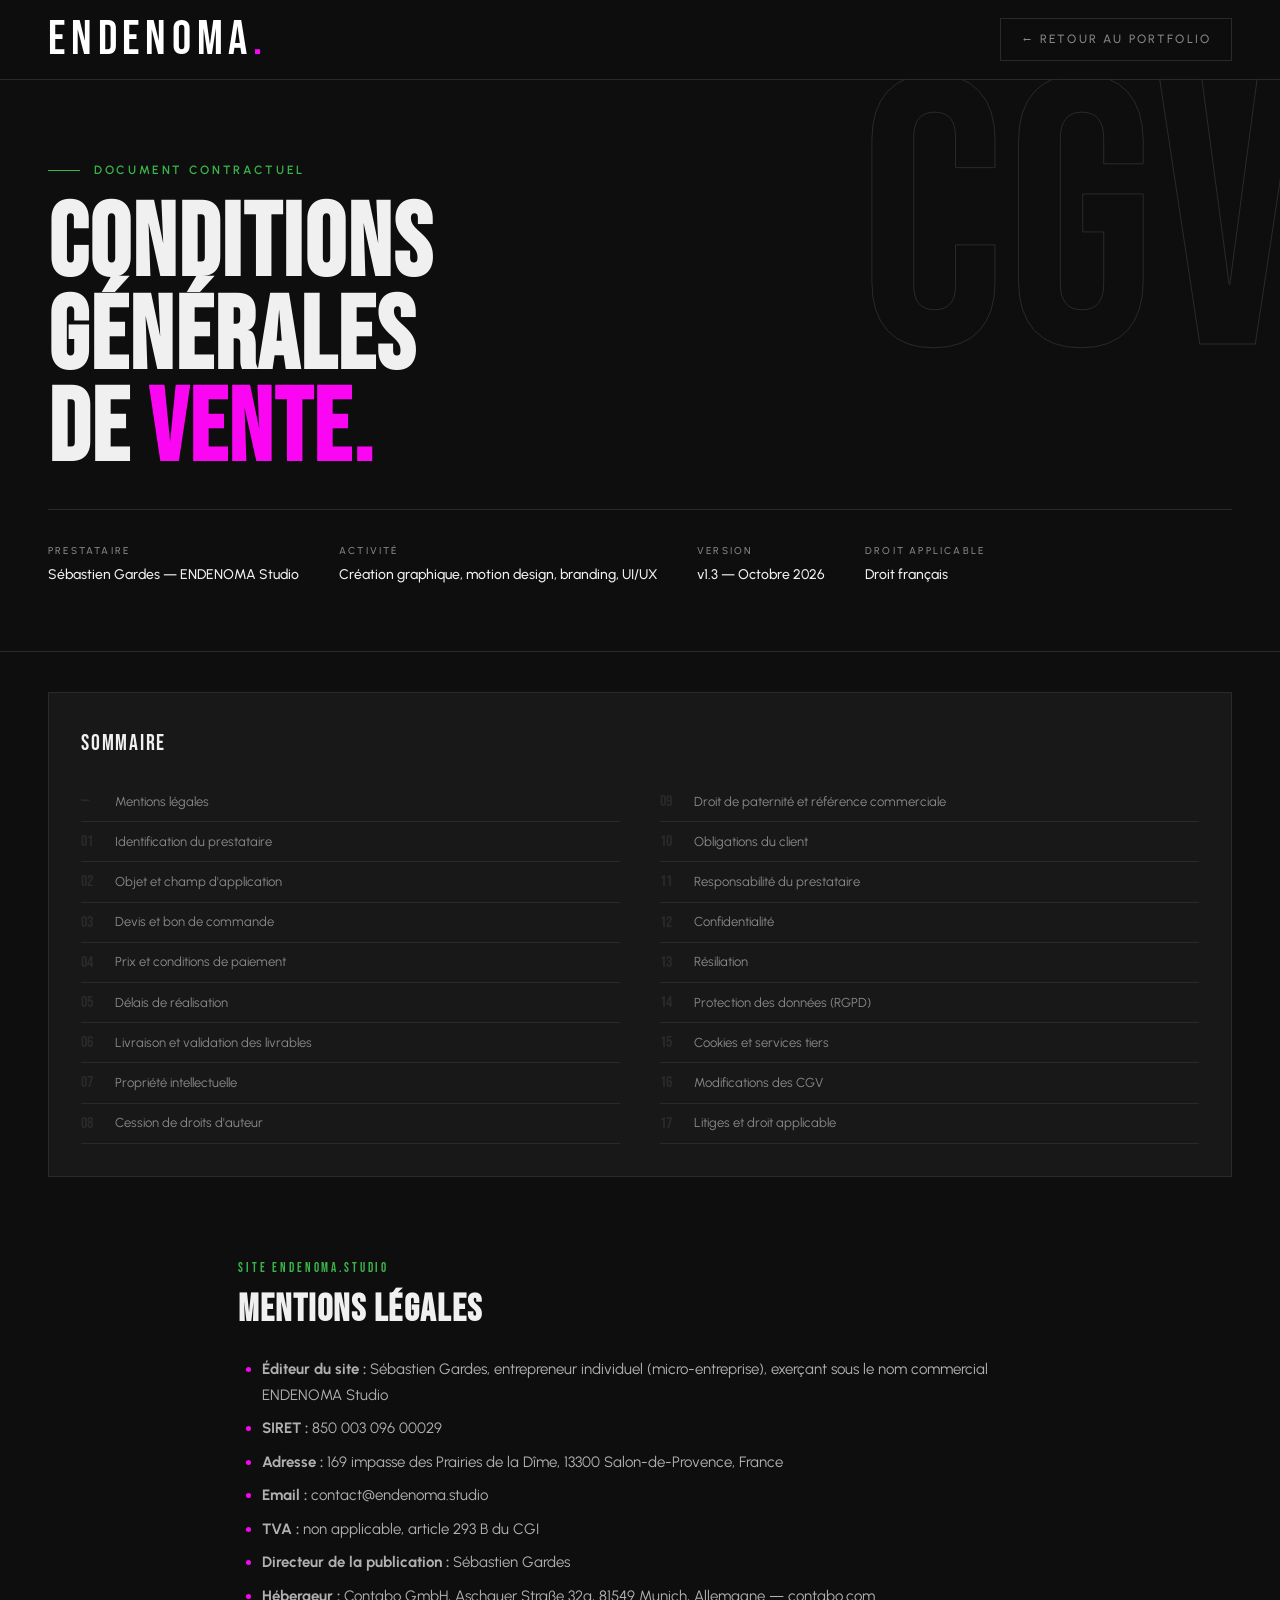
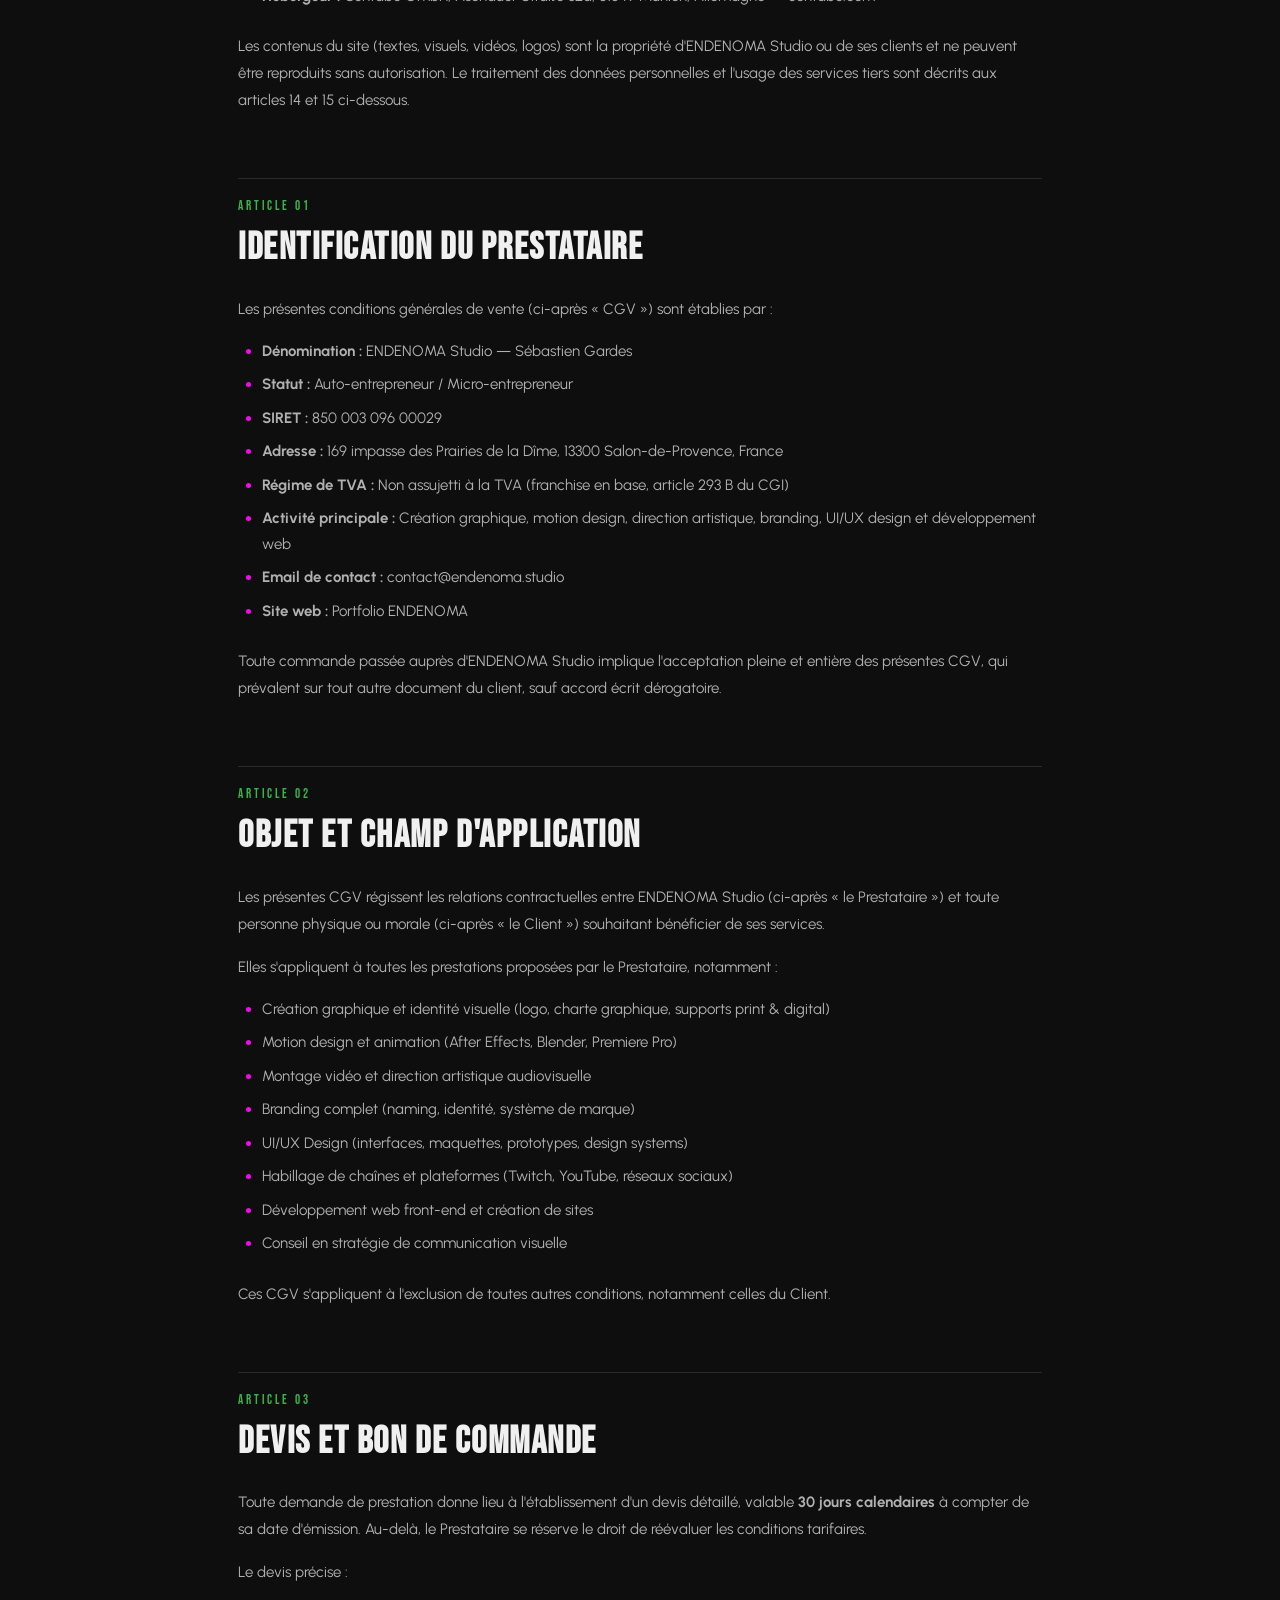
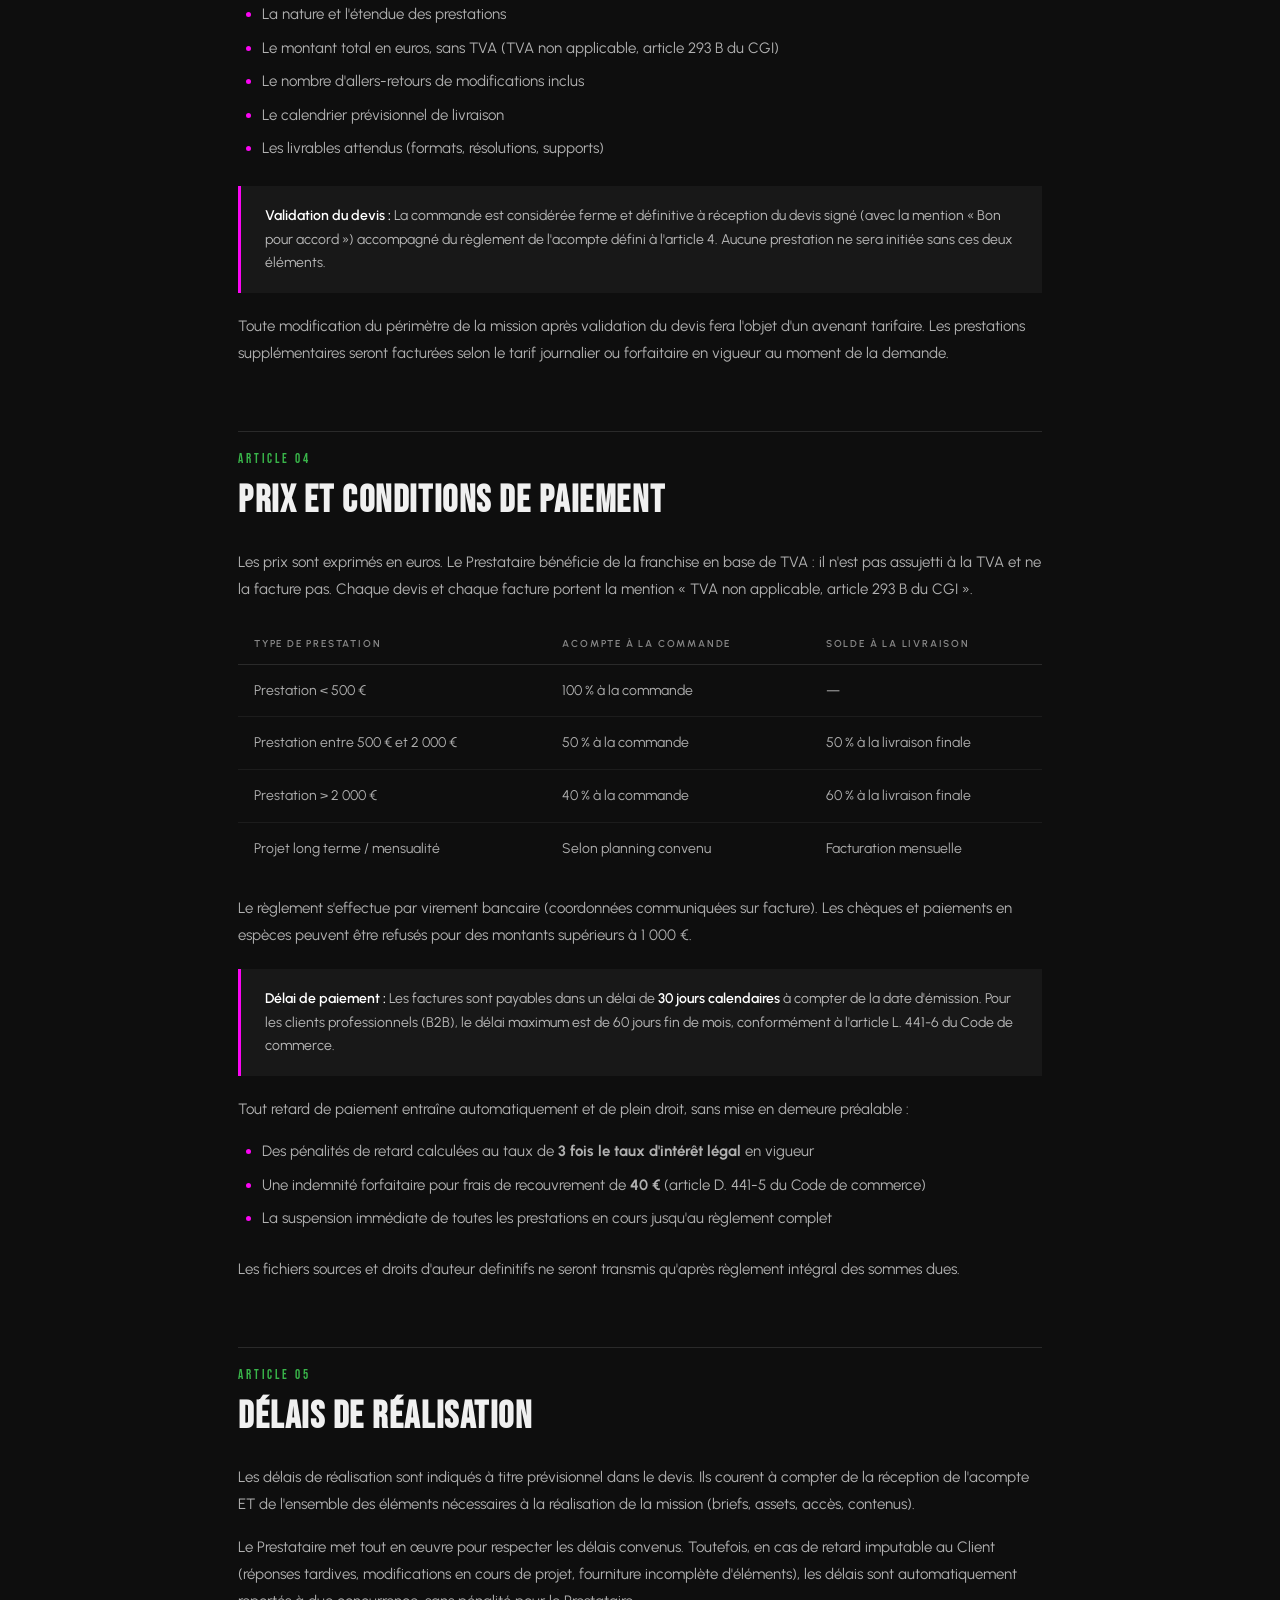
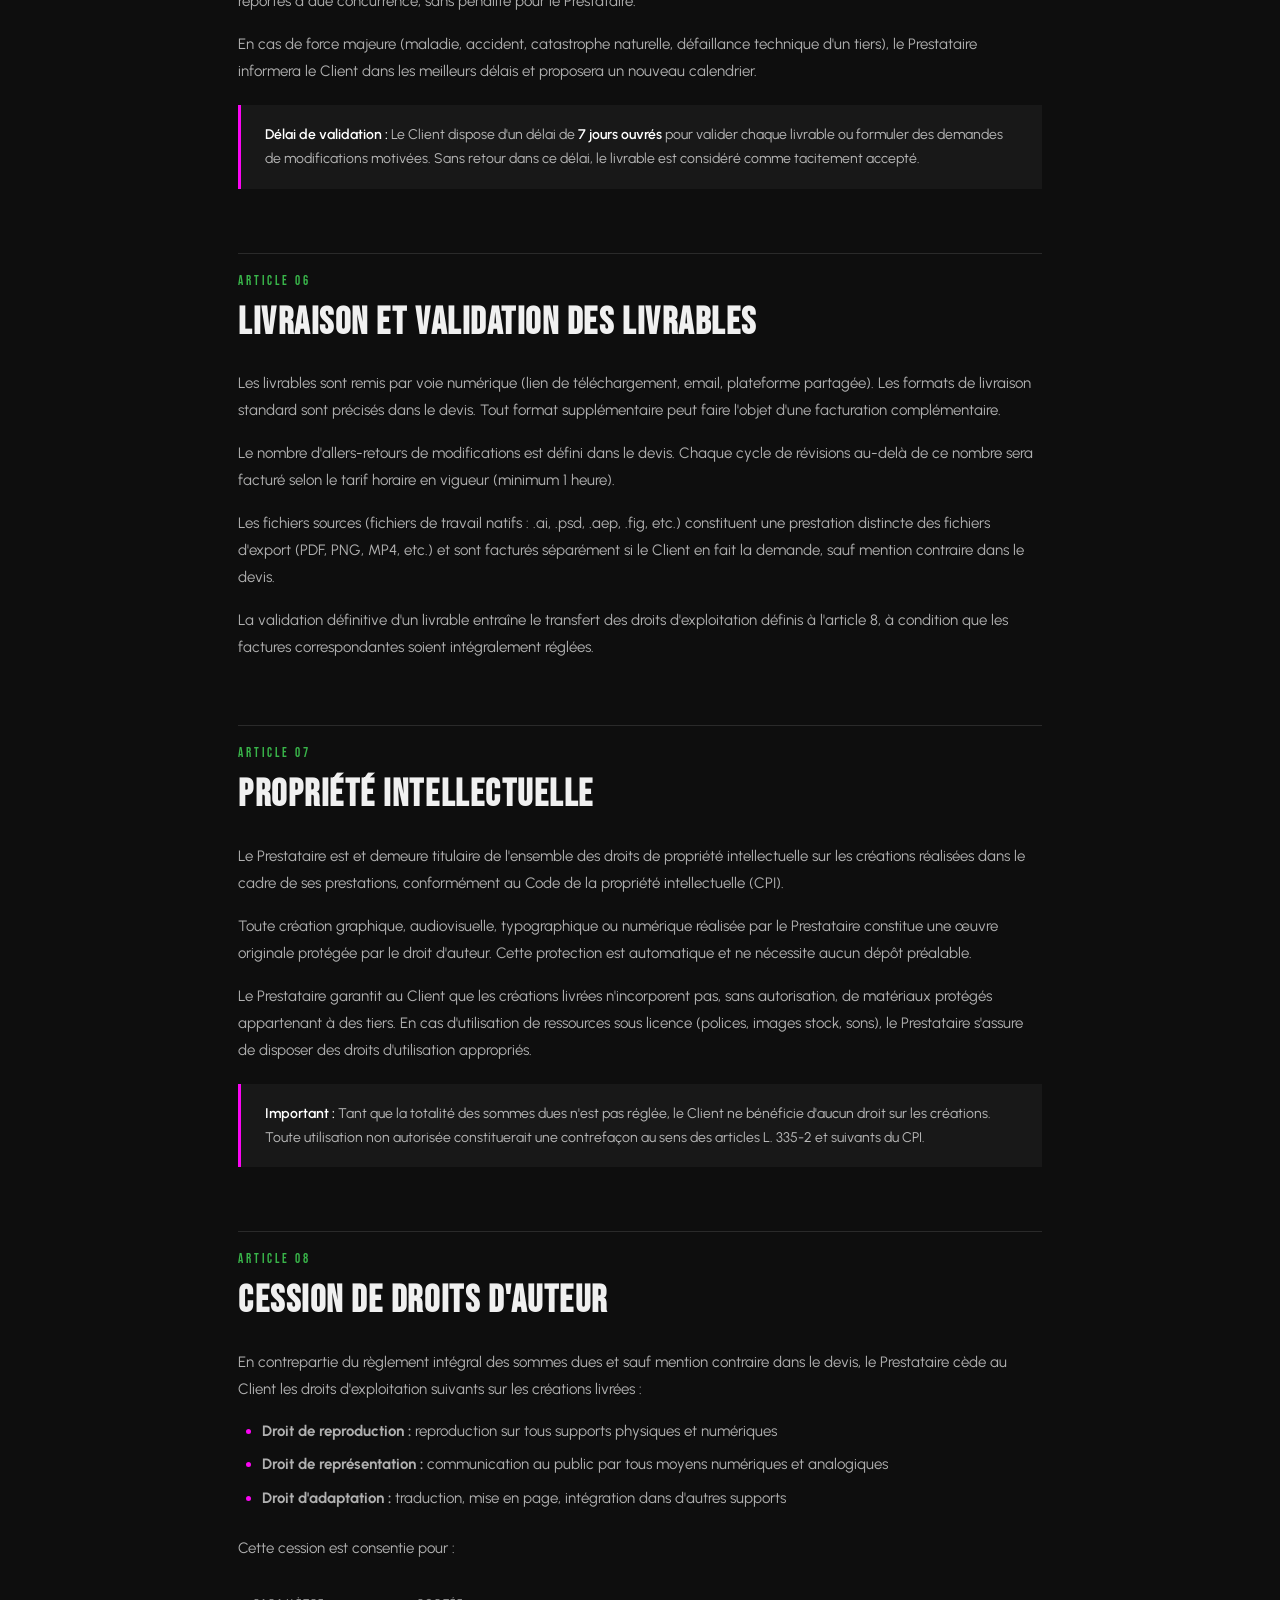
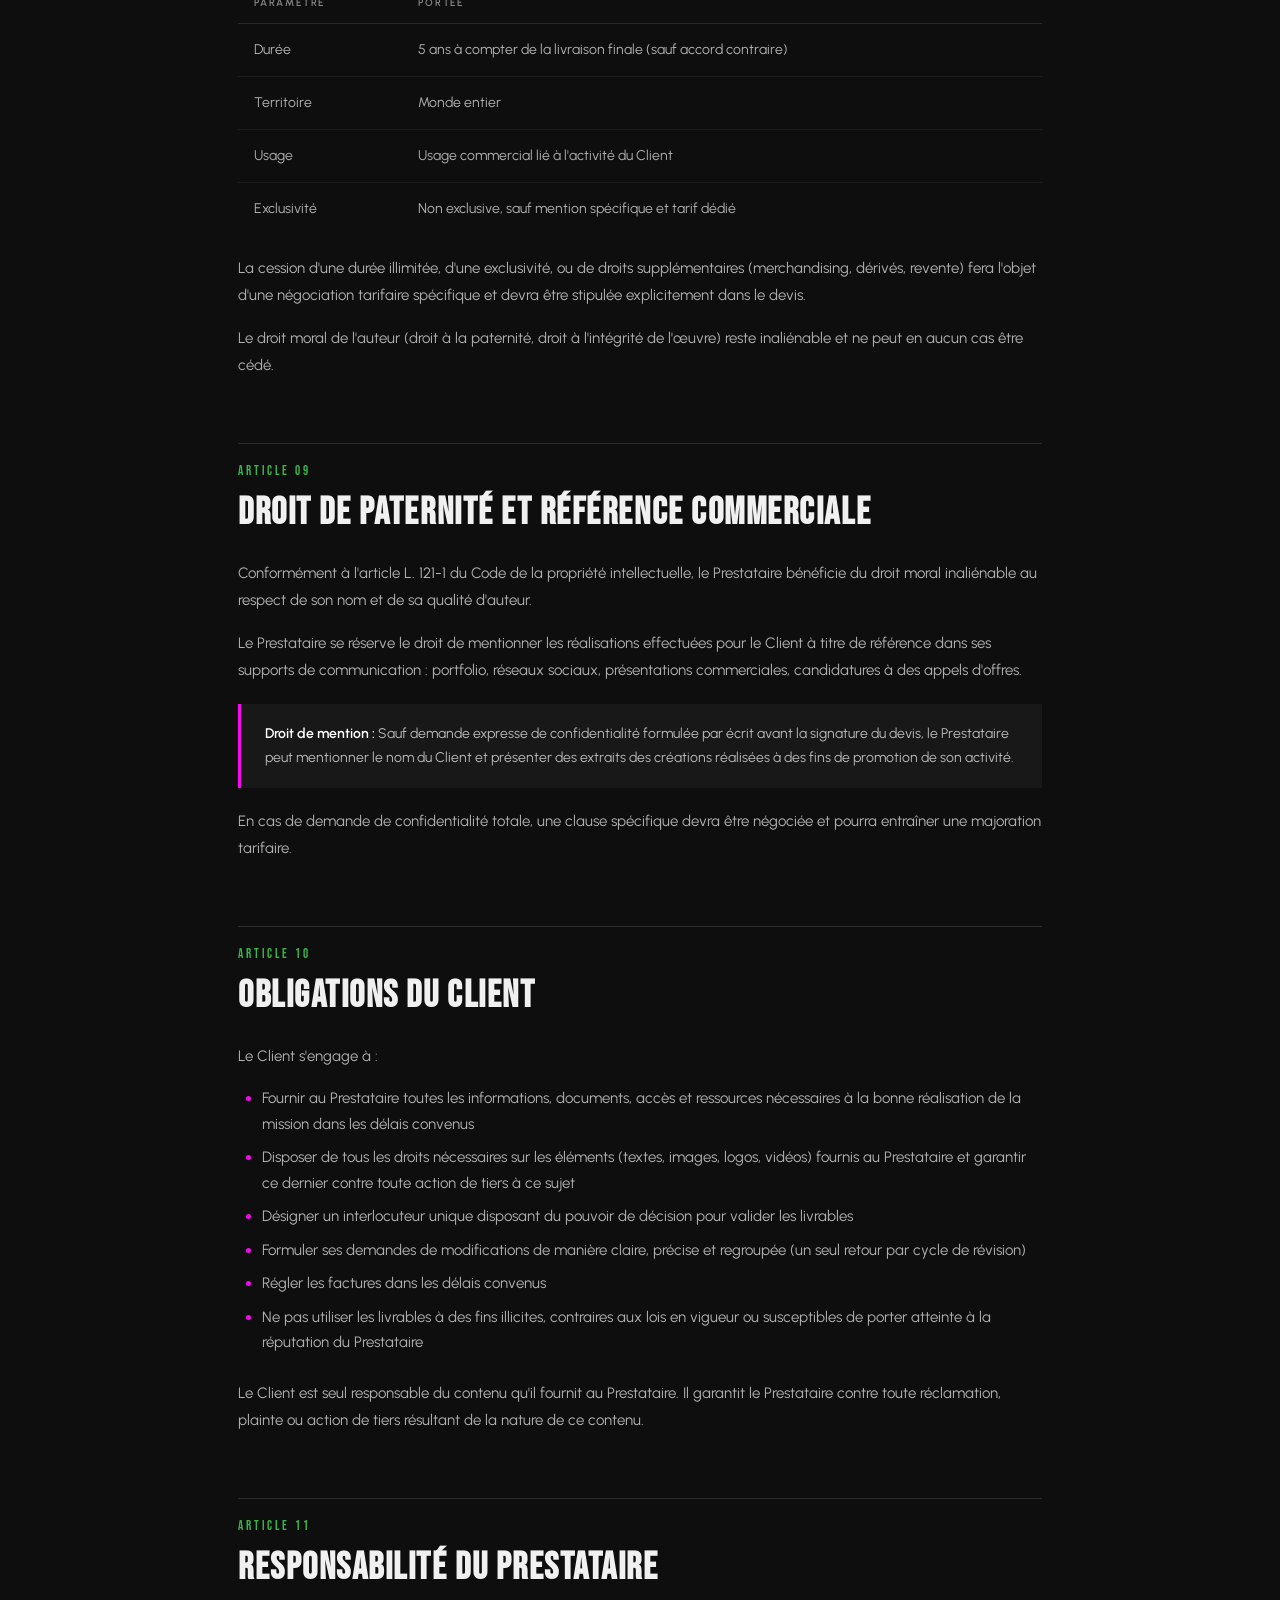
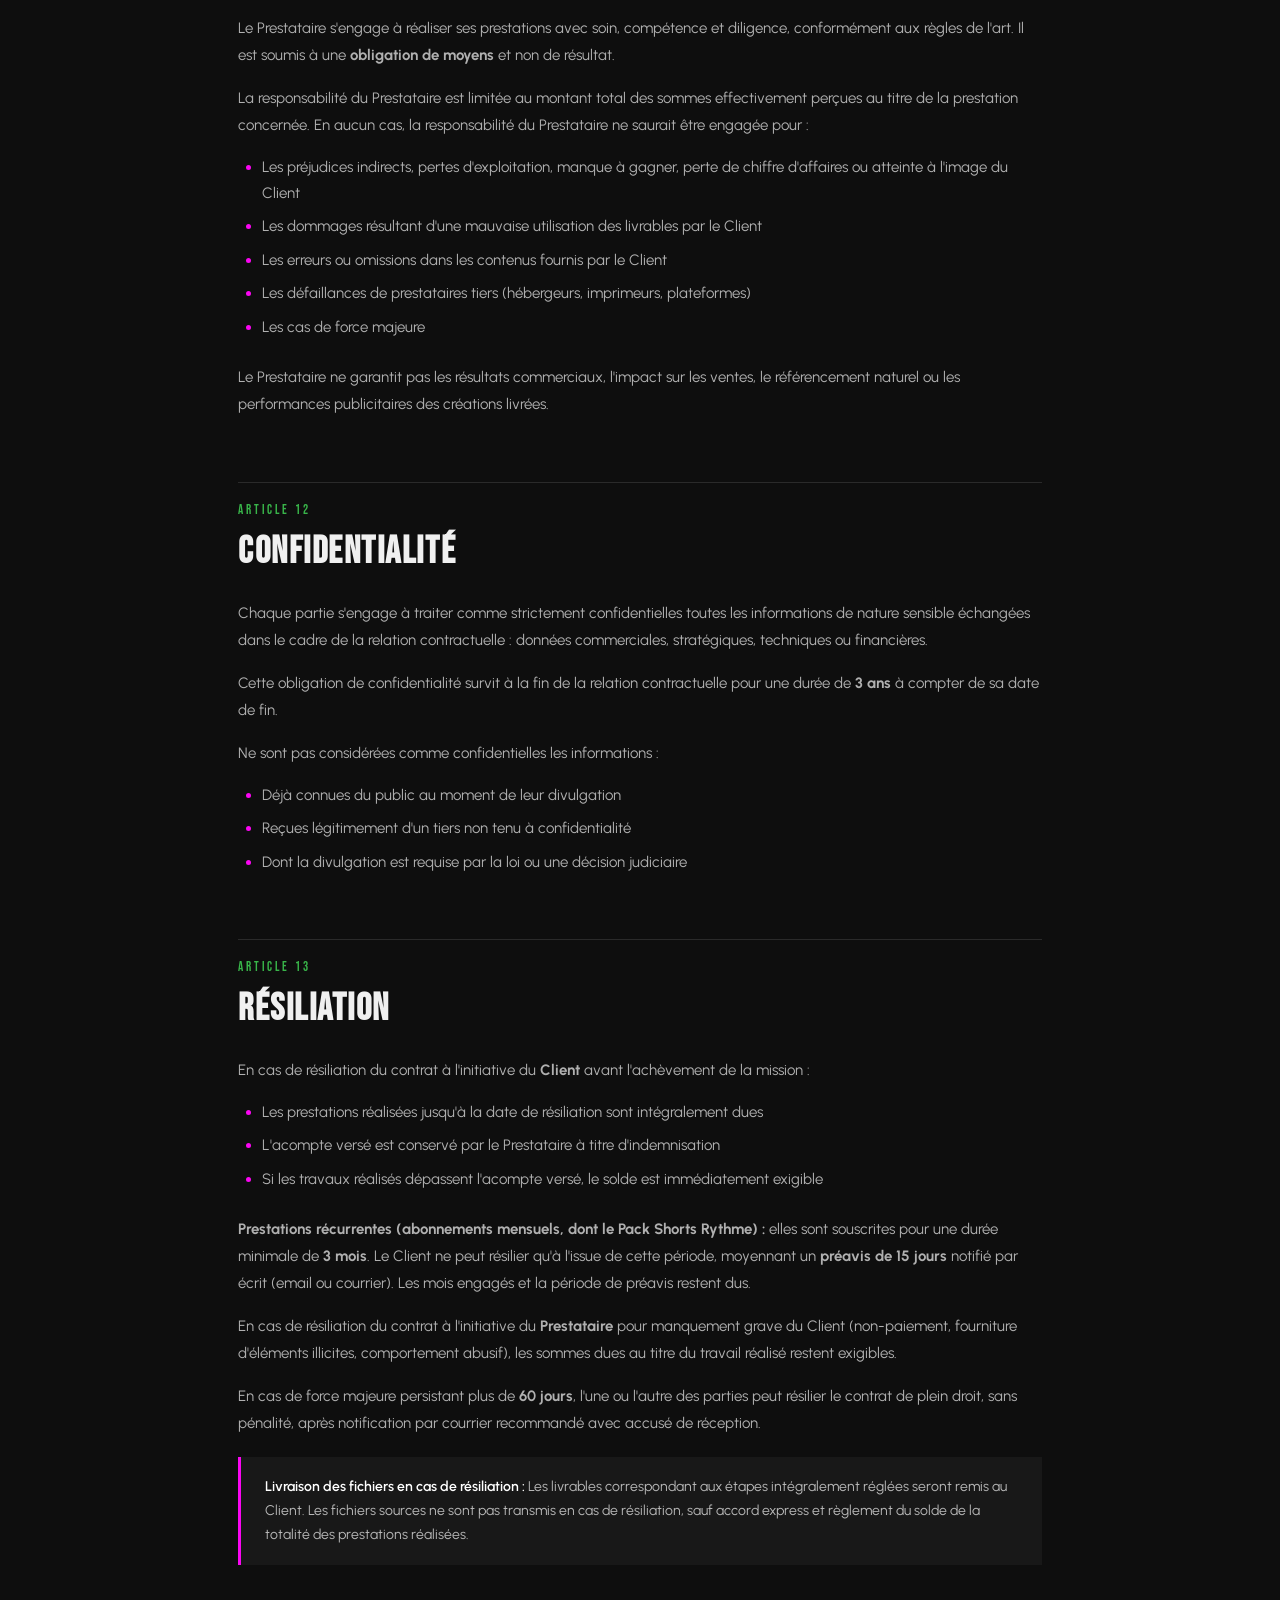
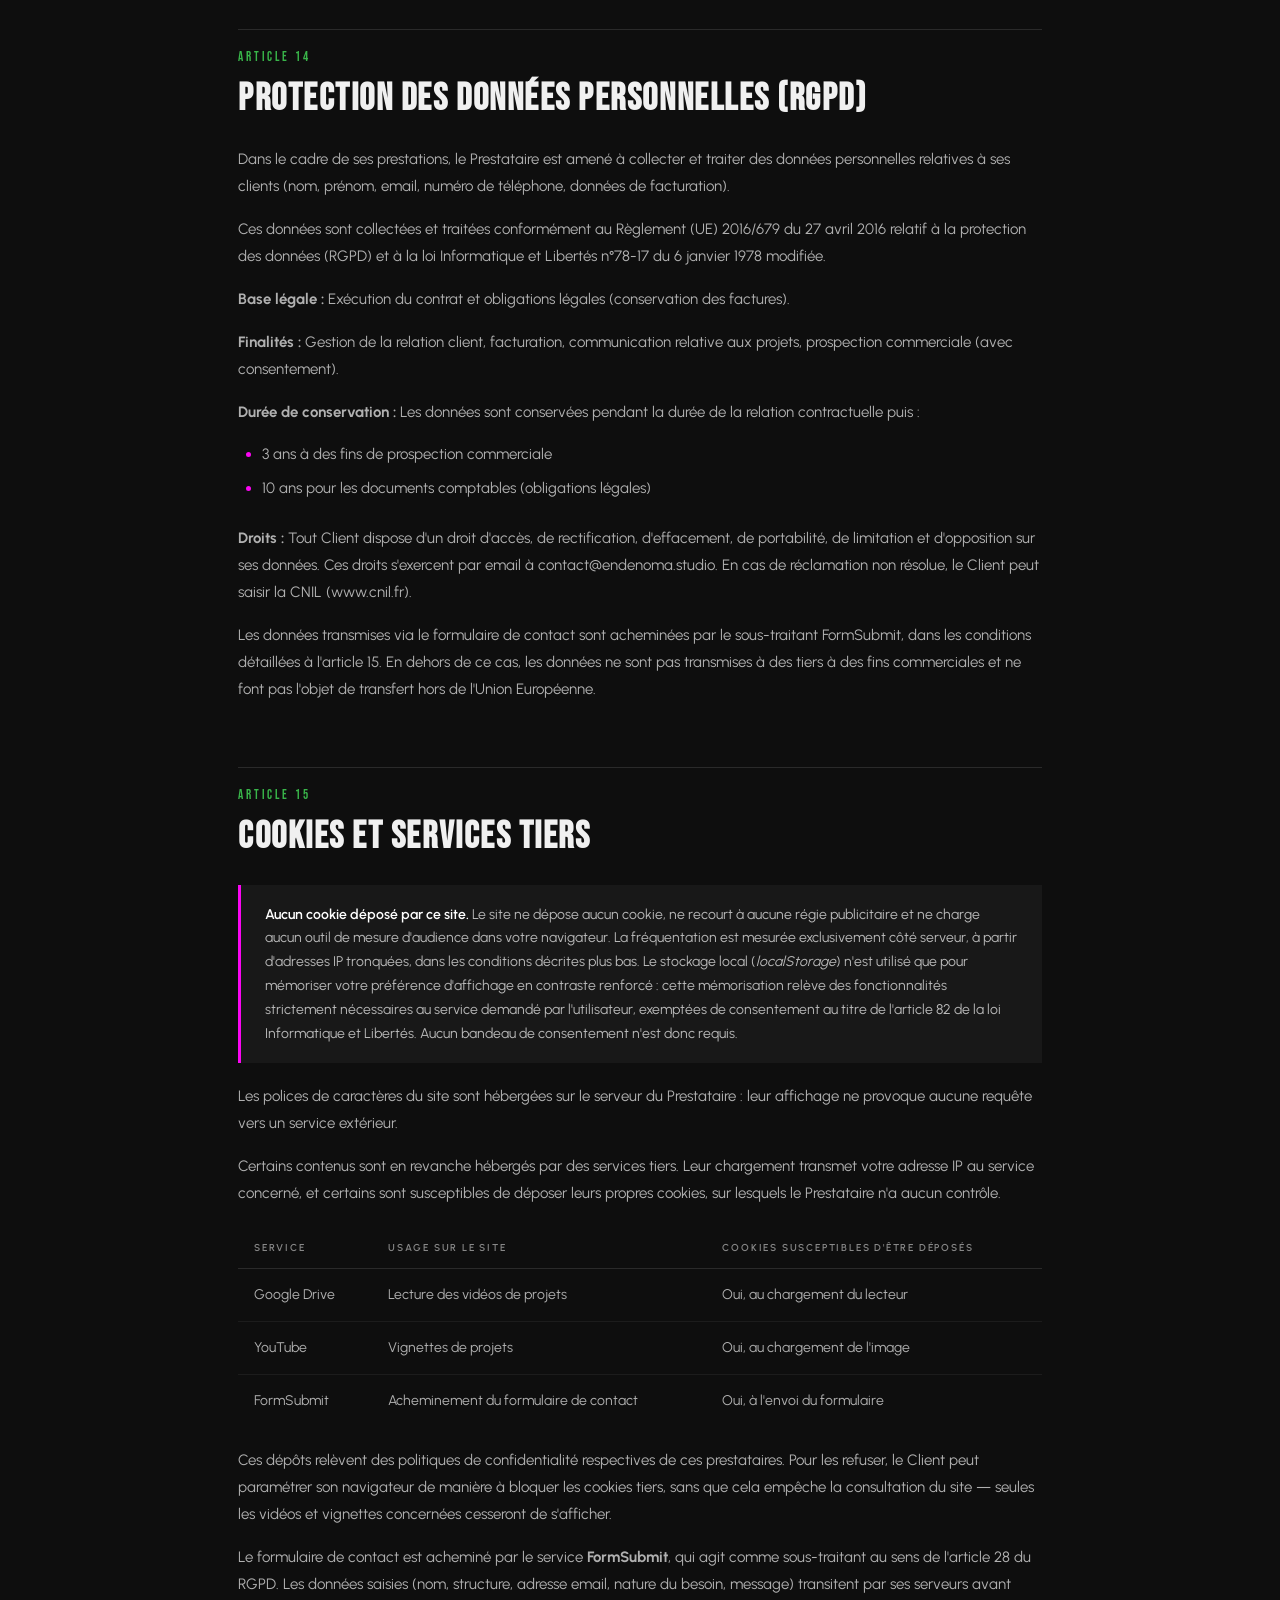
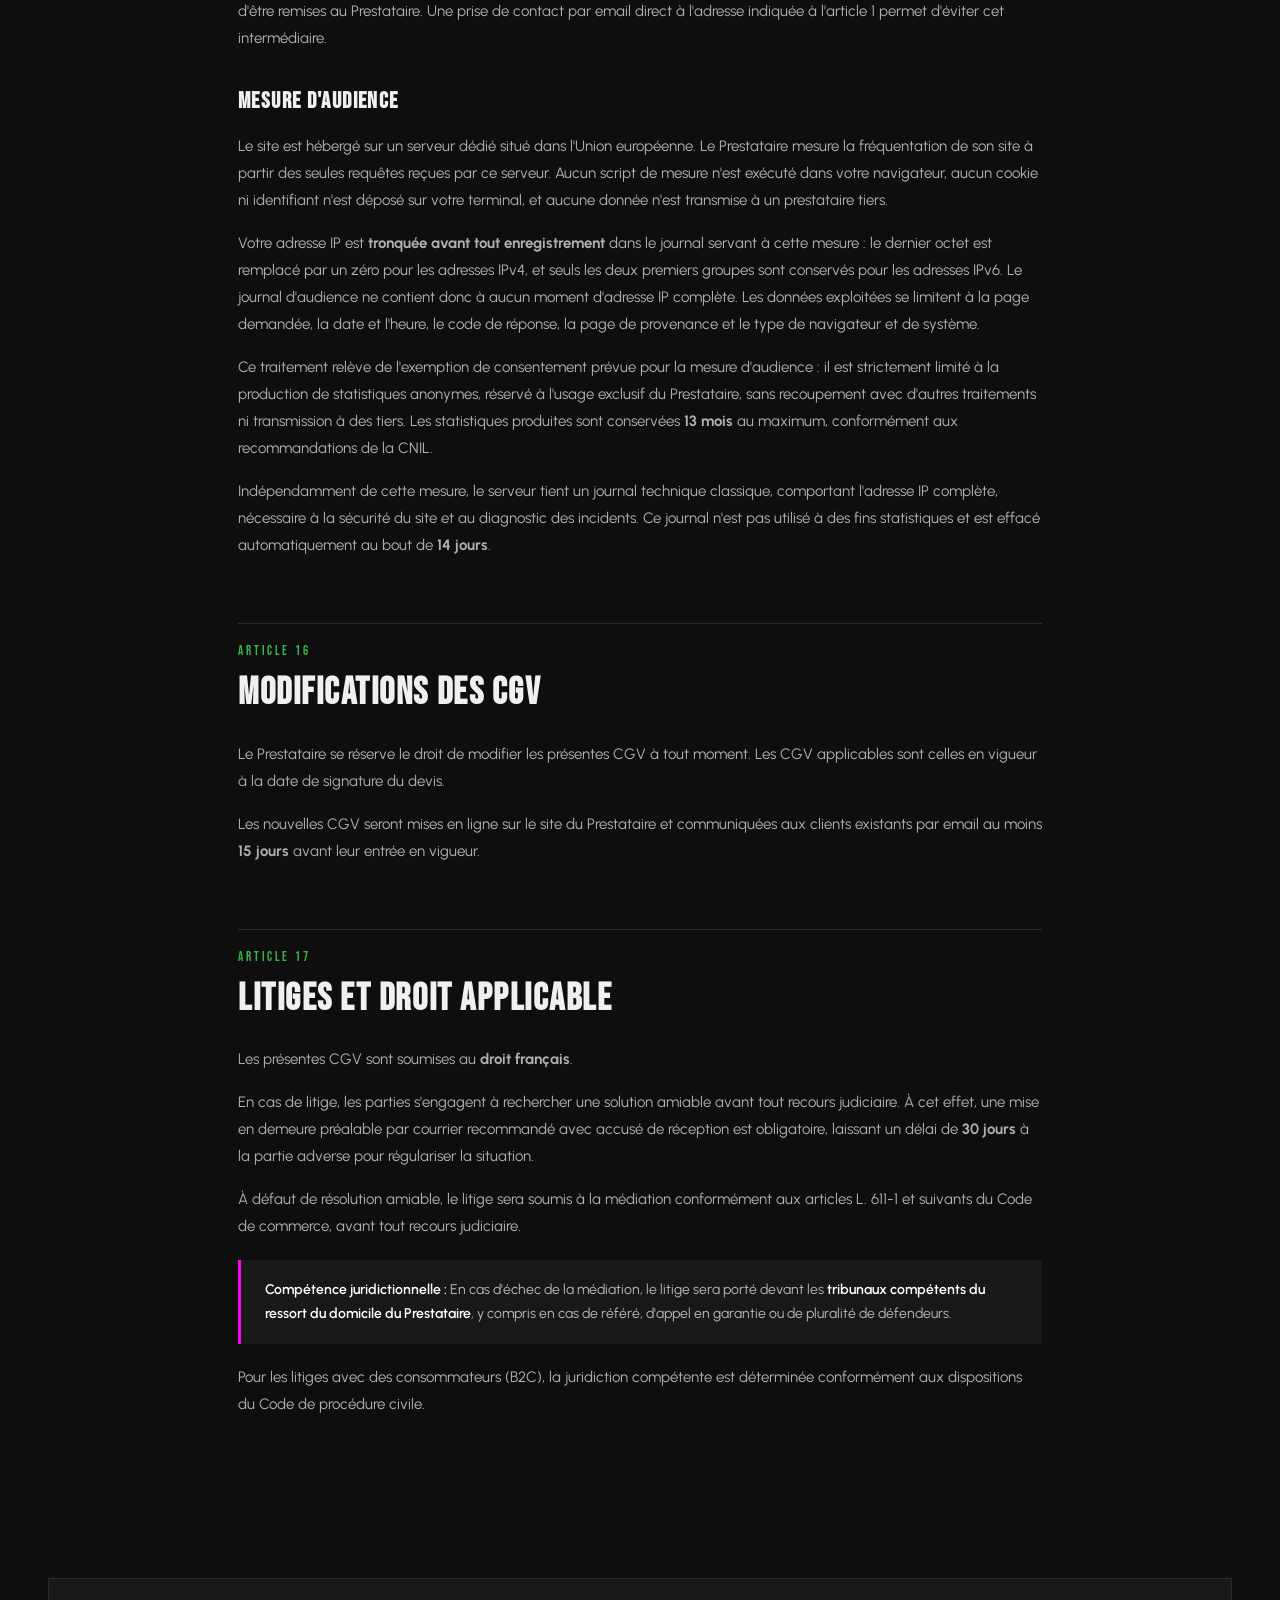
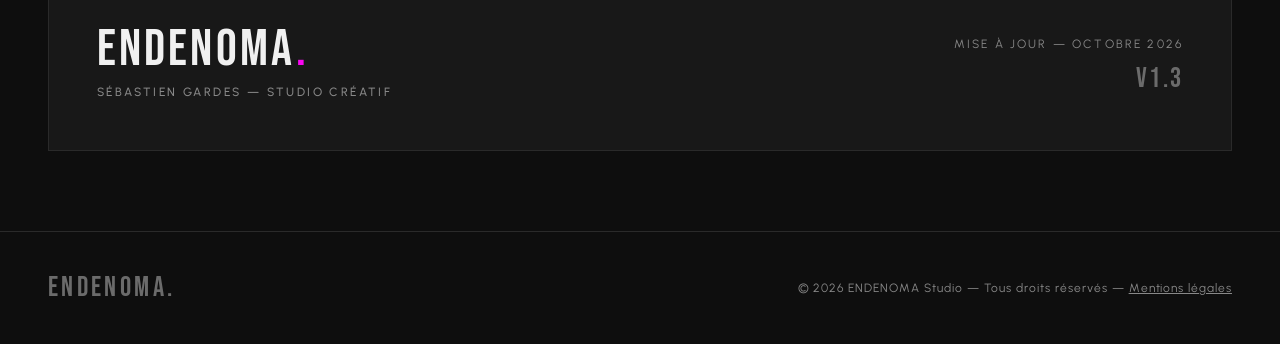
<file: CGU.html>
<!DOCTYPE html>
<html lang="fr">
<head>
<meta charset="UTF-8"/>
<meta name="viewport" content="width=device-width,initial-scale=1"/>
<title>CGV — ENDENOMA Studio Créatif</title>
<link rel="icon" type="image/png" href="uploads/favicon-64.png"/>
<link rel="apple-touch-icon" href="uploads/og-endenoma.jpg"/>
<meta name="description" content="Conditions générales de vente d'ENDENOMA Studio Créatif : devis, tarifs, délais, révisions, droits d'auteur, confidentialité, données personnelles et mesure d'audience sans cookie. Sébastien Gardes, monteur vidéo, branding et site web."/>
<link rel="preload" href="fonts/bebas-neue-latin.woff2" as="font" type="font/woff2" crossorigin/>
<link rel="preload" href="fonts/urbanist-latin-variable.woff2" as="font" type="font/woff2" crossorigin/>
<style>
@font-face{font-family:'Bebas Neue';src:url('fonts/bebas-neue-latin.woff2') format('woff2');font-weight:400;font-style:normal;font-display:swap;}
@font-face{font-family:'Urbanist';src:url('fonts/urbanist-latin-variable.woff2') format('woff2');font-weight:100 900;font-style:normal;font-display:swap;}
@font-face{font-family:'Bebas Neue Fallback';src:local('Arial'),local('Helvetica'),local('Liberation Sans');size-adjust:73.68%;ascent-override:122.15%;descent-override:40.72%;line-gap-override:0%;}
@font-face{font-family:'Urbanist Fallback';src:local('Arial'),local('Helvetica'),local('Liberation Sans');size-adjust:99.32%;ascent-override:95.65%;descent-override:25.17%;line-gap-override:0%;}
*{margin:0;padding:0;box-sizing:border-box;}
:root{
  --mg:#FA06F2; --green:#39B54A;
  --bg:#0e0e0e; --bg2:#141414; --card:#181818; --border:#2a2a2a;
  --text:#f0f0f0; --muted:#888;
  /* Mentions volontairement discrètes, mais qui doivent rester lisibles :
     3.62:1 sur le fond, au-dessus du seuil de 3:1 exigé pour du grand texte. */
  --faint:#6b6b6b;
  --font-display:'Bebas Neue','Bebas Neue Fallback',sans-serif;
  --font-body:'Urbanist','Urbanist Fallback',sans-serif;
}
html{scroll-behavior:smooth;}
body{background:var(--bg);color:var(--text);font-family:var(--font-body);overflow-x:hidden;line-height:1.7;}

/* ══ NAV ══ */
nav{
  position:fixed;top:0;left:0;right:0;z-index:200;
  height:80px;
  display:flex;align-items:center;justify-content:space-between;
  padding:0 48px;
  border-bottom:1px solid var(--border);
  background:rgba(14,14,14,.95);backdrop-filter:blur(14px);
}
.nav-logo{font-family:var(--font-display);font-size:48px;letter-spacing:.12em;color:#fff;text-decoration:none;}
.nav-logo span{color:var(--mg);}
nav{gap:16px;}
.nav-logo{white-space:nowrap;flex-shrink:1;min-width:0;}
.nav-back{white-space:nowrap;flex-shrink:0;}
.nav-back{
  font-size:12px;font-weight:500;letter-spacing:.18em;text-transform:uppercase;
  color:var(--muted);text-decoration:none;
  border:1px solid var(--border);padding:10px 20px;
  transition:all .2s;
}
.nav-back:hover{color:#fff;border-color:var(--muted);}

/* ══ HERO ══ */
.cgu-hero{
  padding:calc(80px + 80px) 48px 64px;
  border-bottom:1px solid var(--border);
  position:relative;overflow:hidden;
}
.cgu-hero::before{
  content:'CGV';
  font-family:var(--font-display);
  font-size:clamp(200px,30vw,380px);
  position:absolute;right:-20px;top:40px;
  color:transparent;-webkit-text-stroke:1px var(--border);
  line-height:1;pointer-events:none;user-select:none;
}
.cgu-eyebrow{
  font-size:12px;font-weight:600;letter-spacing:.22em;text-transform:uppercase;
  color:var(--green);margin-bottom:20px;
  display:flex;align-items:center;gap:14px;
}
.cgu-eyebrow::before{content:'';width:32px;height:1px;background:var(--green);}
.cgu-title{
  font-family:var(--font-display);
  font-size:clamp(56px,8vw,120px);
  line-height:.9;letter-spacing:.02em;
  margin-bottom:24px;
}
.cgu-title em{font-style:normal;color:var(--mg);}
.cgu-meta{
  display:flex;gap:40px;flex-wrap:wrap;margin-top:32px;
  padding-top:32px;border-top:1px solid var(--border);
}
.cgu-meta-item{display:flex;flex-direction:column;gap:4px;}
.cgu-meta-label{font-size:10px;letter-spacing:.22em;text-transform:uppercase;color:var(--muted);font-weight:500;}
.cgu-meta-value{font-size:14px;font-weight:500;color:var(--text);}

/* ══ TOC ══ */
.cgu-toc{
  margin:40px 48px 0;
  padding:32px;
  background:var(--card);
  border:1px solid var(--border);
}
.cgu-toc-title{
  font-family:var(--font-display);font-size:22px;letter-spacing:.08em;
  margin-bottom:20px;color:var(--text);
}
.cgu-toc-list{
  columns:2;column-gap:40px;
  list-style:none;
}
.cgu-toc-list li{
  font-size:13px;color:var(--muted);
  padding:6px 0;border-bottom:1px solid var(--border);
  break-inside:avoid;
}
.cgu-toc-list li a{
  color:inherit;text-decoration:none;
  display:flex;align-items:center;gap:10px;
  transition:color .2s;
}
.cgu-toc-list li a:hover{color:var(--text);}
.cgu-toc-list li a::before{
  content:attr(data-num);
  font-family:var(--font-display);font-size:16px;
  color:var(--border);min-width:24px;
}

/* ══ CONTENU ══ */
.cgu-body{max-width:900px;margin:0 auto;padding:64px 48px 96px;}

.cgu-section{
  margin-bottom:64px;
  padding-top:16px;
  border-top:1px solid var(--border);
}
.cgu-section:first-child{border-top:none;}
/* le bandeau fixe (80 px) masquait le titre d'une section ouverte par ancre */
.cgu-section{scroll-margin-top:100px;}
.cgu-section-num{
  font-family:var(--font-display);font-size:13px;letter-spacing:.22em;
  color:var(--green);margin-bottom:12px;display:block;
}
.cgu-section-title{
  font-family:var(--font-display);
  font-size:clamp(28px,3vw,48px);
  letter-spacing:.04em;line-height:1;
  margin-bottom:28px;
}
.cgu-subtitle{
  font-family:var(--font-display);
  font-size:clamp(18px,1.8vw,24px);
  letter-spacing:.06em;line-height:1.2;
  color:var(--text);
  margin:36px 0 18px;
}
.cgu-section p{
  font-size:15px;color:rgba(240,240,240,.72);
  margin-bottom:16px;
  line-height:1.8;
}
.cgu-section p:last-child{margin-bottom:0;}

.cgu-section ul,.cgu-section ol{
  margin:16px 0 24px 24px;
  display:flex;flex-direction:column;gap:8px;
}
.cgu-section li{
  font-size:15px;color:rgba(240,240,240,.72);line-height:1.7;
}
.cgu-section li::marker{color:var(--mg);}

.cgu-section table{
  width:100%;border-collapse:collapse;margin:20px 0;
  font-size:14px;
}
.cgu-section table th{
  text-align:left;padding:12px 16px;
  font-size:10px;letter-spacing:.18em;text-transform:uppercase;
  color:var(--muted);font-weight:600;
  border-bottom:1px solid var(--border);
}
.cgu-section table td{
  padding:14px 16px;color:rgba(240,240,240,.72);
  border-bottom:1px solid rgba(42,42,42,.5);
  vertical-align:top;
}
.cgu-section table tr:last-child td{border-bottom:none;}
.table-defilante{overflow-x:auto;-webkit-overflow-scrolling:touch;margin:20px 0;}
.table-defilante table{margin:0;}
.table-defilante:focus-visible{outline:2px solid var(--mg);outline-offset:3px;}
@media(max-width:600px){
  .cgu-section table{font-size:13px;}
  .cgu-section table th{padding:10px 12px;}
  .cgu-section table td{padding:11px 12px;}
}

.cgu-highlight{
  background:var(--card);border-left:3px solid var(--mg);
  padding:18px 24px;margin:20px 0;
  font-size:14px;color:rgba(240,240,240,.75);line-height:1.7;
}
.cgu-highlight strong{color:#fff;font-weight:600;}

/* ══ SIGNATURE ══ */
.cgu-signature{
  margin:0 48px;padding:48px;
  background:var(--card);border:1px solid var(--border);
  display:flex;justify-content:space-between;align-items:flex-end;flex-wrap:wrap;gap:32px;
}
.cgu-sig-left{}
.cgu-sig-name{
  font-family:var(--font-display);font-size:52px;letter-spacing:.06em;
  line-height:.9;margin-bottom:8px;
}
.cgu-sig-name span{color:var(--mg);}
.cgu-sig-sub{font-size:12px;letter-spacing:.2em;text-transform:uppercase;color:var(--muted);font-weight:500;}
.cgu-sig-right{text-align:right;}
.cgu-sig-date{font-size:12px;letter-spacing:.18em;text-transform:uppercase;color:var(--muted);}
.cgu-sig-version{font-family:var(--font-display);font-size:28px;letter-spacing:.08em;color:var(--faint);}

/* ══ FOOTER ══ */
.cgu-footer{
  margin-top:80px;padding:32px 48px;
  border-top:1px solid var(--border);
  display:flex;justify-content:space-between;align-items:center;
  flex-wrap:wrap;gap:16px;
}
.cgu-footer-logo{font-family:var(--font-display);font-size:28px;letter-spacing:.12em;color:var(--faint);}
.cgu-footer-copy{font-size:12px;color:var(--muted);letter-spacing:.08em;}

/* ══ RESPONSIVE ══ */
@media(max-width:768px){
  nav{padding:0 20px;height:68px;}
  .nav-logo{font-size:30px;}
  .nav-back{padding:9px 15px;font-size:11px;letter-spacing:.14em;}
  .cgu-hero{padding:calc(68px + 48px) 20px 48px;}
  .cgu-body{padding:48px 20px 72px;}
  .cgu-toc,.cgu-signature{margin-left:20px;margin-right:20px;}
  .cgu-toc-list{columns:1;}
  .cgu-footer{padding:24px 20px;}
  .cgu-signature{padding:32px 24px;}
}

/* ── Bandeau sur petit écran ──
   Le logo et le bouton de retour ne rétrécissaient pas : à 360 px le
   bouton sortait de la barre, et sur les CGV c'est la page entière qui
   débordait de 70 px. Les deux éléments ne peuvent pas non plus se
   toucher, d'où l'écart minimal imposé. */
@media(max-width:600px){
  nav{gap:12px;}
  .nav-logo{font-size:26px;}
  .nav-back{padding:8px 13px;font-size:10px;letter-spacing:.12em;}
  /* « au portfolio » disparaît ; aria-label garde l'intitulé complet
     pour les lecteurs d'écran. */
  .nav-back-plus{display:none;}
}
</style>
</head>
<body>

<!-- NAV -->
<nav>
  <a class="nav-logo" href="index.html" onclick="if(history.length>1){history.back();return false;}">ENDENOMA<span>.</span></a>
  <a class="nav-back" href="index.html" onclick="if(history.length>1){history.back();return false;}" aria-label="Retour au portfolio">← Retour<span class="nav-back-plus"> au portfolio</span></a>
</nav>

<!-- HERO -->
<main id="contenu" tabindex="-1">
<div class="cgu-hero">
  <div class="cgu-eyebrow">Document contractuel</div>
  <h1 class="cgu-title">Conditions<br>Générales<br>de <em>Vente.</em></h1>
  <div class="cgu-meta">
    <div class="cgu-meta-item">
      <span class="cgu-meta-label">Prestataire</span>
      <span class="cgu-meta-value">Sébastien Gardes — ENDENOMA Studio</span>
    </div>
    <div class="cgu-meta-item">
      <span class="cgu-meta-label">Activité</span>
      <span class="cgu-meta-value">Création graphique, motion design, branding, UI/UX</span>
    </div>
    <div class="cgu-meta-item">
      <span class="cgu-meta-label">Version</span>
      <span class="cgu-meta-value">v1.3 — Octobre 2026</span>
    </div>
    <div class="cgu-meta-item">
      <span class="cgu-meta-label">Droit applicable</span>
      <span class="cgu-meta-value">Droit français</span>
    </div>
  </div>
</div>

<!-- TABLE DES MATIÈRES -->
<div class="cgu-toc">
  <div class="cgu-toc-title">Sommaire</div>
  <ul class="cgu-toc-list">
    <li><a href="#mentions-legales" data-num="—">Mentions légales</a></li>
    <li><a href="#art1" data-num="01">Identification du prestataire</a></li>
    <li><a href="#art2" data-num="02">Objet et champ d'application</a></li>
    <li><a href="#art3" data-num="03">Devis et bon de commande</a></li>
    <li><a href="#art4" data-num="04">Prix et conditions de paiement</a></li>
    <li><a href="#art5" data-num="05">Délais de réalisation</a></li>
    <li><a href="#art6" data-num="06">Livraison et validation des livrables</a></li>
    <li><a href="#art7" data-num="07">Propriété intellectuelle</a></li>
    <li><a href="#art8" data-num="08">Cession de droits d'auteur</a></li>
    <li><a href="#art9" data-num="09">Droit de paternité et référence commerciale</a></li>
    <li><a href="#art10" data-num="10">Obligations du client</a></li>
    <li><a href="#art11" data-num="11">Responsabilité du prestataire</a></li>
    <li><a href="#art12" data-num="12">Confidentialité</a></li>
    <li><a href="#art13" data-num="13">Résiliation</a></li>
    <li><a href="#art14" data-num="14">Protection des données (RGPD)</a></li>
    <li><a href="#art15" data-num="15">Cookies et services tiers</a></li>
    <li><a href="#art16" data-num="16">Modifications des CGV</a></li>
    <li><a href="#art17" data-num="17">Litiges et droit applicable</a></li>
  </ul>
</div>

<!-- CORPS DU DOCUMENT -->
<div class="cgu-body">

  <!-- MENTIONS LÉGALES (loi n° 2004-575 du 21 juin 2004, art. 6) -->
  <div class="cgu-section" id="mentions-legales">
    <span class="cgu-section-num">Site endenoma.studio</span>
    <h2 class="cgu-section-title">Mentions légales</h2>
    <ul>
      <li><strong>Éditeur du site :</strong> Sébastien Gardes, entrepreneur individuel (micro-entreprise), exerçant sous le nom commercial ENDENOMA Studio</li>
      <li><strong>SIRET :</strong> 850 003 096 00029</li>
      <li><strong>Adresse :</strong> 169 impasse des Prairies de la Dîme, 13300 Salon-de-Provence, France</li>
      <li><strong>Email :</strong> contact@endenoma.studio</li>
      <li><strong>TVA :</strong> non applicable, article 293 B du CGI</li>
      <li><strong>Directeur de la publication :</strong> Sébastien Gardes</li>
      <li><strong>Hébergeur :</strong> Contabo GmbH, Aschauer Straße 32a, 81549 Munich, Allemagne — contabo.com</li>
    </ul>
    <p>Les contenus du site (textes, visuels, vidéos, logos) sont la propriété d'ENDENOMA Studio ou de ses clients et ne peuvent être reproduits sans autorisation. Le traitement des données personnelles et l'usage des services tiers sont décrits aux articles 14 et 15 ci-dessous.</p>
  </div>

  <!-- ART 1 -->
  <div class="cgu-section" id="art1">
    <span class="cgu-section-num">Article 01</span>
    <h2 class="cgu-section-title">Identification du prestataire</h2>
    <p>Les présentes conditions générales de vente (ci-après « CGV ») sont établies par :</p>
    <ul>
      <li><strong>Dénomination :</strong> ENDENOMA Studio — Sébastien Gardes</li>
      <li><strong>Statut :</strong> Auto-entrepreneur / Micro-entrepreneur</li>
      <li><strong>SIRET :</strong> 850 003 096 00029</li>
      <li><strong>Adresse :</strong> 169 impasse des Prairies de la Dîme, 13300 Salon-de-Provence, France</li>
      <li><strong>Régime de TVA :</strong> Non assujetti à la TVA (franchise en base, article 293 B du CGI)</li>
      <li><strong>Activité principale :</strong> Création graphique, motion design, direction artistique, branding, UI/UX design et développement web</li>
      <li><strong>Email de contact :</strong> contact@endenoma.studio</li>
      <li><strong>Site web :</strong> Portfolio ENDENOMA</li>
    </ul>
    <p>Toute commande passée auprès d'ENDENOMA Studio implique l'acceptation pleine et entière des présentes CGV, qui prévalent sur tout autre document du client, sauf accord écrit dérogatoire.</p>
  </div>

  <!-- ART 2 -->
  <div class="cgu-section" id="art2">
    <span class="cgu-section-num">Article 02</span>
    <h2 class="cgu-section-title">Objet et champ d'application</h2>
    <p>Les présentes CGV régissent les relations contractuelles entre ENDENOMA Studio (ci-après « le Prestataire ») et toute personne physique ou morale (ci-après « le Client ») souhaitant bénéficier de ses services.</p>
    <p>Elles s'appliquent à toutes les prestations proposées par le Prestataire, notamment :</p>
    <ul>
      <li>Création graphique et identité visuelle (logo, charte graphique, supports print & digital)</li>
      <li>Motion design et animation (After Effects, Blender, Premiere Pro)</li>
      <li>Montage vidéo et direction artistique audiovisuelle</li>
      <li>Branding complet (naming, identité, système de marque)</li>
      <li>UI/UX Design (interfaces, maquettes, prototypes, design systems)</li>
      <li>Habillage de chaînes et plateformes (Twitch, YouTube, réseaux sociaux)</li>
      <li>Développement web front-end et création de sites</li>
      <li>Conseil en stratégie de communication visuelle</li>
    </ul>
    <p>Ces CGV s'appliquent à l'exclusion de toutes autres conditions, notamment celles du Client.</p>
  </div>

  <!-- ART 3 -->
  <div class="cgu-section" id="art3">
    <span class="cgu-section-num">Article 03</span>
    <h2 class="cgu-section-title">Devis et bon de commande</h2>
    <p>Toute demande de prestation donne lieu à l'établissement d'un devis détaillé, valable <strong>30 jours calendaires</strong> à compter de sa date d'émission. Au-delà, le Prestataire se réserve le droit de réévaluer les conditions tarifaires.</p>
    <p>Le devis précise :</p>
    <ul>
      <li>La nature et l'étendue des prestations</li>
      <li>Le montant total en euros, sans TVA (TVA non applicable, article 293 B du CGI)</li>
      <li>Le nombre d'allers-retours de modifications inclus</li>
      <li>Le calendrier prévisionnel de livraison</li>
      <li>Les livrables attendus (formats, résolutions, supports)</li>
    </ul>
    <div class="cgu-highlight">
      <strong>Validation du devis :</strong> La commande est considérée ferme et définitive à réception du devis signé (avec la mention « Bon pour accord ») accompagné du règlement de l'acompte défini à l'article 4. Aucune prestation ne sera initiée sans ces deux éléments.
    </div>
    <p>Toute modification du périmètre de la mission après validation du devis fera l'objet d'un avenant tarifaire. Les prestations supplémentaires seront facturées selon le tarif journalier ou forfaitaire en vigueur au moment de la demande.</p>
  </div>

  <!-- ART 4 -->
  <div class="cgu-section" id="art4">
    <span class="cgu-section-num">Article 04</span>
    <h2 class="cgu-section-title">Prix et conditions de paiement</h2>
    <p>Les prix sont exprimés en euros. Le Prestataire bénéficie de la franchise en base de TVA : il n'est pas assujetti à la TVA et ne la facture pas. Chaque devis et chaque facture portent la mention « TVA non applicable, article 293 B du CGI ».</p>

    <div class="table-defilante" role="region" aria-label="Tableau, défilement horizontal possible" tabindex="0">
<table>
      <thead>
        <tr>
          <th>Type de prestation</th>
          <th>Acompte à la commande</th>
          <th>Solde à la livraison</th>
        </tr>
      </thead>
      <tbody>
        <tr>
          <td>Prestation &lt; 500 €</td>
          <td>100 % à la commande</td>
          <td>—</td>
        </tr>
        <tr>
          <td>Prestation entre 500 € et 2 000 €</td>
          <td>50 % à la commande</td>
          <td>50 % à la livraison finale</td>
        </tr>
        <tr>
          <td>Prestation &gt; 2 000 €</td>
          <td>40 % à la commande</td>
          <td>60 % à la livraison finale</td>
        </tr>
        <tr>
          <td>Projet long terme / mensualité</td>
          <td>Selon planning convenu</td>
          <td>Facturation mensuelle</td>
        </tr>
      </tbody>
    </table>
      </div>

    <p>Le règlement s'effectue par virement bancaire (coordonnées communiquées sur facture). Les chèques et paiements en espèces peuvent être refusés pour des montants supérieurs à 1 000 €.</p>

    <div class="cgu-highlight">
      <strong>Délai de paiement :</strong> Les factures sont payables dans un délai de <strong>30 jours calendaires</strong> à compter de la date d'émission. Pour les clients professionnels (B2B), le délai maximum est de 60 jours fin de mois, conformément à l'article L. 441-6 du Code de commerce.
    </div>

    <p>Tout retard de paiement entraîne automatiquement et de plein droit, sans mise en demeure préalable :</p>
    <ul>
      <li>Des pénalités de retard calculées au taux de <strong>3 fois le taux d'intérêt légal</strong> en vigueur</li>
      <li>Une indemnité forfaitaire pour frais de recouvrement de <strong>40 €</strong> (article D. 441-5 du Code de commerce)</li>
      <li>La suspension immédiate de toutes les prestations en cours jusqu'au règlement complet</li>
    </ul>
    <p>Les fichiers sources et droits d'auteur definitifs ne seront transmis qu'après règlement intégral des sommes dues.</p>
  </div>

  <!-- ART 5 -->
  <div class="cgu-section" id="art5">
    <span class="cgu-section-num">Article 05</span>
    <h2 class="cgu-section-title">Délais de réalisation</h2>
    <p>Les délais de réalisation sont indiqués à titre prévisionnel dans le devis. Ils courent à compter de la réception de l'acompte ET de l'ensemble des éléments nécessaires à la réalisation de la mission (briefs, assets, accès, contenus).</p>
    <p>Le Prestataire met tout en œuvre pour respecter les délais convenus. Toutefois, en cas de retard imputable au Client (réponses tardives, modifications en cours de projet, fourniture incomplète d'éléments), les délais sont automatiquement reportés à due concurrence, sans pénalité pour le Prestataire.</p>
    <p>En cas de force majeure (maladie, accident, catastrophe naturelle, défaillance technique d'un tiers), le Prestataire informera le Client dans les meilleurs délais et proposera un nouveau calendrier.</p>
    <div class="cgu-highlight">
      <strong>Délai de validation :</strong> Le Client dispose d'un délai de <strong>7 jours ouvrés</strong> pour valider chaque livrable ou formuler des demandes de modifications motivées. Sans retour dans ce délai, le livrable est considéré comme tacitement accepté.
    </div>
  </div>

  <!-- ART 6 -->
  <div class="cgu-section" id="art6">
    <span class="cgu-section-num">Article 06</span>
    <h2 class="cgu-section-title">Livraison et validation des livrables</h2>
    <p>Les livrables sont remis par voie numérique (lien de téléchargement, email, plateforme partagée). Les formats de livraison standard sont précisés dans le devis. Tout format supplémentaire peut faire l'objet d'une facturation complémentaire.</p>
    <p>Le nombre d'allers-retours de modifications est défini dans le devis. Chaque cycle de révisions au-delà de ce nombre sera facturé selon le tarif horaire en vigueur (minimum 1 heure).</p>
    <p>Les fichiers sources (fichiers de travail natifs : .ai, .psd, .aep, .fig, etc.) constituent une prestation distincte des fichiers d'export (PDF, PNG, MP4, etc.) et sont facturés séparément si le Client en fait la demande, sauf mention contraire dans le devis.</p>
    <p>La validation définitive d'un livrable entraîne le transfert des droits d'exploitation définis à l'article 8, à condition que les factures correspondantes soient intégralement réglées.</p>
  </div>

  <!-- ART 7 -->
  <div class="cgu-section" id="art7">
    <span class="cgu-section-num">Article 07</span>
    <h2 class="cgu-section-title">Propriété intellectuelle</h2>
    <p>Le Prestataire est et demeure titulaire de l'ensemble des droits de propriété intellectuelle sur les créations réalisées dans le cadre de ses prestations, conformément au Code de la propriété intellectuelle (CPI).</p>
    <p>Toute création graphique, audiovisuelle, typographique ou numérique réalisée par le Prestataire constitue une œuvre originale protégée par le droit d'auteur. Cette protection est automatique et ne nécessite aucun dépôt préalable.</p>
    <p>Le Prestataire garantit au Client que les créations livrées n'incorporent pas, sans autorisation, de matériaux protégés appartenant à des tiers. En cas d'utilisation de ressources sous licence (polices, images stock, sons), le Prestataire s'assure de disposer des droits d'utilisation appropriés.</p>
    <div class="cgu-highlight">
      <strong>Important :</strong> Tant que la totalité des sommes dues n'est pas réglée, le Client ne bénéficie d'aucun droit sur les créations. Toute utilisation non autorisée constituerait une contrefaçon au sens des articles L. 335-2 et suivants du CPI.
    </div>
  </div>

  <!-- ART 8 -->
  <div class="cgu-section" id="art8">
    <span class="cgu-section-num">Article 08</span>
    <h2 class="cgu-section-title">Cession de droits d'auteur</h2>
    <p>En contrepartie du règlement intégral des sommes dues et sauf mention contraire dans le devis, le Prestataire cède au Client les droits d'exploitation suivants sur les créations livrées :</p>
    <ul>
      <li><strong>Droit de reproduction :</strong> reproduction sur tous supports physiques et numériques</li>
      <li><strong>Droit de représentation :</strong> communication au public par tous moyens numériques et analogiques</li>
      <li><strong>Droit d'adaptation :</strong> traduction, mise en page, intégration dans d'autres supports</li>
    </ul>
    <p>Cette cession est consentie pour :</p>
    <div class="table-defilante" role="region" aria-label="Tableau, défilement horizontal possible" tabindex="0">
<table>
      <thead>
        <tr><th>Paramètre</th><th>Portée</th></tr>
      </thead>
      <tbody>
        <tr><td>Durée</td><td>5 ans à compter de la livraison finale (sauf accord contraire)</td></tr>
        <tr><td>Territoire</td><td>Monde entier</td></tr>
        <tr><td>Usage</td><td>Usage commercial lié à l'activité du Client</td></tr>
        <tr><td>Exclusivité</td><td>Non exclusive, sauf mention spécifique et tarif dédié</td></tr>
      </tbody>
    </table>
      </div>
    <p>La cession d'une durée illimitée, d'une exclusivité, ou de droits supplémentaires (merchandising, dérivés, revente) fera l'objet d'une négociation tarifaire spécifique et devra être stipulée explicitement dans le devis.</p>
    <p>Le droit moral de l'auteur (droit à la paternité, droit à l'intégrité de l'œuvre) reste inaliénable et ne peut en aucun cas être cédé.</p>
  </div>

  <!-- ART 9 -->
  <div class="cgu-section" id="art9">
    <span class="cgu-section-num">Article 09</span>
    <h2 class="cgu-section-title">Droit de paternité et référence commerciale</h2>
    <p>Conformément à l'article L. 121-1 du Code de la propriété intellectuelle, le Prestataire bénéficie du droit moral inaliénable au respect de son nom et de sa qualité d'auteur.</p>
    <p>Le Prestataire se réserve le droit de mentionner les réalisations effectuées pour le Client à titre de référence dans ses supports de communication : portfolio, réseaux sociaux, présentations commerciales, candidatures à des appels d'offres.</p>
    <div class="cgu-highlight">
      <strong>Droit de mention :</strong> Sauf demande expresse de confidentialité formulée par écrit avant la signature du devis, le Prestataire peut mentionner le nom du Client et présenter des extraits des créations réalisées à des fins de promotion de son activité.
    </div>
    <p>En cas de demande de confidentialité totale, une clause spécifique devra être négociée et pourra entraîner une majoration tarifaire.</p>
  </div>

  <!-- ART 10 -->
  <div class="cgu-section" id="art10">
    <span class="cgu-section-num">Article 10</span>
    <h2 class="cgu-section-title">Obligations du client</h2>
    <p>Le Client s'engage à :</p>
    <ul>
      <li>Fournir au Prestataire toutes les informations, documents, accès et ressources nécessaires à la bonne réalisation de la mission dans les délais convenus</li>
      <li>Disposer de tous les droits nécessaires sur les éléments (textes, images, logos, vidéos) fournis au Prestataire et garantir ce dernier contre toute action de tiers à ce sujet</li>
      <li>Désigner un interlocuteur unique disposant du pouvoir de décision pour valider les livrables</li>
      <li>Formuler ses demandes de modifications de manière claire, précise et regroupée (un seul retour par cycle de révision)</li>
      <li>Régler les factures dans les délais convenus</li>
      <li>Ne pas utiliser les livrables à des fins illicites, contraires aux lois en vigueur ou susceptibles de porter atteinte à la réputation du Prestataire</li>
    </ul>
    <p>Le Client est seul responsable du contenu qu'il fournit au Prestataire. Il garantit le Prestataire contre toute réclamation, plainte ou action de tiers résultant de la nature de ce contenu.</p>
  </div>

  <!-- ART 11 -->
  <div class="cgu-section" id="art11">
    <span class="cgu-section-num">Article 11</span>
    <h2 class="cgu-section-title">Responsabilité du prestataire</h2>
    <p>Le Prestataire s'engage à réaliser ses prestations avec soin, compétence et diligence, conformément aux règles de l'art. Il est soumis à une <strong>obligation de moyens</strong> et non de résultat.</p>
    <p>La responsabilité du Prestataire est limitée au montant total des sommes effectivement perçues au titre de la prestation concernée. En aucun cas, la responsabilité du Prestataire ne saurait être engagée pour :</p>
    <ul>
      <li>Les préjudices indirects, pertes d'exploitation, manque à gagner, perte de chiffre d'affaires ou atteinte à l'image du Client</li>
      <li>Les dommages résultant d'une mauvaise utilisation des livrables par le Client</li>
      <li>Les erreurs ou omissions dans les contenus fournis par le Client</li>
      <li>Les défaillances de prestataires tiers (hébergeurs, imprimeurs, plateformes)</li>
      <li>Les cas de force majeure</li>
    </ul>
    <p>Le Prestataire ne garantit pas les résultats commerciaux, l'impact sur les ventes, le référencement naturel ou les performances publicitaires des créations livrées.</p>
  </div>

  <!-- ART 12 -->
  <div class="cgu-section" id="art12">
    <span class="cgu-section-num">Article 12</span>
    <h2 class="cgu-section-title">Confidentialité</h2>
    <p>Chaque partie s'engage à traiter comme strictement confidentielles toutes les informations de nature sensible échangées dans le cadre de la relation contractuelle : données commerciales, stratégiques, techniques ou financières.</p>
    <p>Cette obligation de confidentialité survit à la fin de la relation contractuelle pour une durée de <strong>3 ans</strong> à compter de sa date de fin.</p>
    <p>Ne sont pas considérées comme confidentielles les informations :</p>
    <ul>
      <li>Déjà connues du public au moment de leur divulgation</li>
      <li>Reçues légitimement d'un tiers non tenu à confidentialité</li>
      <li>Dont la divulgation est requise par la loi ou une décision judiciaire</li>
    </ul>
  </div>

  <!-- ART 13 -->
  <div class="cgu-section" id="art13">
    <span class="cgu-section-num">Article 13</span>
    <h2 class="cgu-section-title">Résiliation</h2>
    <p>En cas de résiliation du contrat à l'initiative du <strong>Client</strong> avant l'achèvement de la mission :</p>
    <ul>
      <li>Les prestations réalisées jusqu'à la date de résiliation sont intégralement dues</li>
      <li>L'acompte versé est conservé par le Prestataire à titre d'indemnisation</li>
      <li>Si les travaux réalisés dépassent l'acompte versé, le solde est immédiatement exigible</li>
    </ul>
    <p><strong>Prestations récurrentes (abonnements mensuels, dont le Pack Shorts Rythme) :</strong> elles sont souscrites pour une durée minimale de <strong>3 mois</strong>. Le Client ne peut résilier qu'à l'issue de cette période, moyennant un <strong>préavis de 15 jours</strong> notifié par écrit (email ou courrier). Les mois engagés et la période de préavis restent dus.</p>
    <p>En cas de résiliation du contrat à l'initiative du <strong>Prestataire</strong> pour manquement grave du Client (non-paiement, fourniture d'éléments illicites, comportement abusif), les sommes dues au titre du travail réalisé restent exigibles.</p>
    <p>En cas de force majeure persistant plus de <strong>60 jours</strong>, l'une ou l'autre des parties peut résilier le contrat de plein droit, sans pénalité, après notification par courrier recommandé avec accusé de réception.</p>
    <div class="cgu-highlight">
      <strong>Livraison des fichiers en cas de résiliation :</strong> Les livrables correspondant aux étapes intégralement réglées seront remis au Client. Les fichiers sources ne sont pas transmis en cas de résiliation, sauf accord express et règlement du solde de la totalité des prestations réalisées.
    </div>
  </div>

  <!-- ART 14 -->
  <div class="cgu-section" id="art14">
    <span class="cgu-section-num">Article 14</span>
    <h2 class="cgu-section-title">Protection des données personnelles (RGPD)</h2>
    <p>Dans le cadre de ses prestations, le Prestataire est amené à collecter et traiter des données personnelles relatives à ses clients (nom, prénom, email, numéro de téléphone, données de facturation).</p>
    <p>Ces données sont collectées et traitées conformément au Règlement (UE) 2016/679 du 27 avril 2016 relatif à la protection des données (RGPD) et à la loi Informatique et Libertés n°78-17 du 6 janvier 1978 modifiée.</p>
    <p><strong>Base légale :</strong> Exécution du contrat et obligations légales (conservation des factures).</p>
    <p><strong>Finalités :</strong> Gestion de la relation client, facturation, communication relative aux projets, prospection commerciale (avec consentement).</p>
    <p><strong>Durée de conservation :</strong> Les données sont conservées pendant la durée de la relation contractuelle puis :</p>
    <ul>
      <li>3 ans à des fins de prospection commerciale</li>
      <li>10 ans pour les documents comptables (obligations légales)</li>
    </ul>
    <p><strong>Droits :</strong> Tout Client dispose d'un droit d'accès, de rectification, d'effacement, de portabilité, de limitation et d'opposition sur ses données. Ces droits s'exercent par email à contact@endenoma.studio. En cas de réclamation non résolue, le Client peut saisir la CNIL (www.cnil.fr).</p>
    <p>Les données transmises via le formulaire de contact sont acheminées par le sous-traitant FormSubmit, dans les conditions détaillées à l'article 15. En dehors de ce cas, les données ne sont pas transmises à des tiers à des fins commerciales et ne font pas l'objet de transfert hors de l'Union Européenne.</p>
  </div>

  <!-- ART 15 (cookies) -->
  <div class="cgu-section" id="art15">
    <span class="cgu-section-num">Article 15</span>
    <h2 class="cgu-section-title">Cookies et services tiers</h2>

    <div class="cgu-highlight">
      <strong>Aucun cookie déposé par ce site.</strong> Le site ne dépose aucun cookie, ne recourt à aucune
      régie publicitaire et ne charge aucun outil de mesure d'audience dans votre navigateur. La
      fréquentation est mesurée exclusivement côté serveur, à partir d'adresses IP tronquées, dans les
      conditions décrites plus bas. Le stockage local (<em>localStorage</em>) n'est utilisé
      que pour mémoriser votre préférence d'affichage en contraste renforcé : cette mémorisation relève
      des fonctionnalités strictement nécessaires au service demandé par l'utilisateur, exemptées de
      consentement au titre de l'article 82 de la loi Informatique et Libertés. Aucun bandeau de consentement n'est donc requis.
    </div>

    <p>Les polices de caractères du site sont hébergées sur le serveur du Prestataire : leur
    affichage ne provoque aucune requête vers un service extérieur.</p>

    <p>Certains contenus sont en revanche hébergés par des services tiers. Leur chargement transmet
    votre adresse IP au service concerné, et certains sont susceptibles de déposer leurs propres
    cookies, sur lesquels le Prestataire n'a aucun contrôle.</p>

    <div class="table-defilante" role="region" aria-label="Tableau, défilement horizontal possible" tabindex="0">
<table>
      <thead>
        <tr><th>Service</th><th>Usage sur le site</th><th>Cookies susceptibles d'être déposés</th></tr>
      </thead>
      <tbody>
        <tr><td>Google Drive</td><td>Lecture des vidéos de projets</td><td>Oui, au chargement du lecteur</td></tr>
        <tr><td>YouTube</td><td>Vignettes de projets</td><td>Oui, au chargement de l'image</td></tr>
        <tr><td>FormSubmit</td><td>Acheminement du formulaire de contact</td><td>Oui, à l'envoi du formulaire</td></tr>
      </tbody>
    </table>
      </div>

    <p>Ces dépôts relèvent des politiques de confidentialité respectives de ces prestataires. Pour les
    refuser, le Client peut paramétrer son navigateur de manière à bloquer les cookies tiers, sans que
    cela empêche la consultation du site — seules les vidéos et vignettes concernées cesseront de
    s'afficher.</p>

    <p>Le formulaire de contact est acheminé par le service <strong>FormSubmit</strong>, qui agit
    comme sous-traitant au sens de l'article 28 du RGPD. Les données saisies (nom, structure, adresse
    email, nature du besoin, message) transitent par ses serveurs avant d'être remises au Prestataire.
    Une prise de contact par email direct à l'adresse indiquée à l'article 1 permet d'éviter cet
    intermédiaire.</p>

    <h3 class="cgu-subtitle">Mesure d'audience</h3>

    <p>Le site est hébergé sur un serveur dédié situé dans l'Union européenne. Le Prestataire mesure
    la fréquentation de son site à partir des seules requêtes reçues par ce serveur. Aucun script de
    mesure n'est exécuté dans votre navigateur, aucun cookie ni identifiant n'est déposé sur votre
    terminal, et aucune donnée n'est transmise à un prestataire tiers.</p>

    <p>Votre adresse IP est <strong>tronquée avant tout enregistrement</strong> dans le journal servant
    à cette mesure : le dernier octet est remplacé par un zéro pour les adresses IPv4, et seuls les deux
    premiers groupes sont conservés pour les adresses IPv6. Le journal d'audience ne contient donc à
    aucun moment d'adresse IP complète. Les données exploitées se limitent à la page demandée, la date
    et l'heure, le code de réponse, la page de provenance et le type de navigateur et de système.</p>

    <p>Ce traitement relève de l'exemption de consentement prévue pour la mesure d'audience : il est
    strictement limité à la production de statistiques anonymes, réservé à l'usage exclusif du
    Prestataire, sans recoupement avec d'autres traitements ni transmission à des tiers. Les statistiques
    produites sont conservées <strong>13 mois</strong> au maximum, conformément aux recommandations de la
    CNIL.</p>

    <p>Indépendamment de cette mesure, le serveur tient un journal technique classique, comportant
    l'adresse IP complète, nécessaire à la sécurité du site et au diagnostic des incidents. Ce journal
    n'est pas utilisé à des fins statistiques et est effacé automatiquement au bout de
    <strong>14 jours</strong>.</p>
  </div>

  <!-- ART 16 -->
  <div class="cgu-section" id="art16">
    <span class="cgu-section-num">Article 16</span>
    <h2 class="cgu-section-title">Modifications des CGV</h2>
    <p>Le Prestataire se réserve le droit de modifier les présentes CGV à tout moment. Les CGV applicables sont celles en vigueur à la date de signature du devis.</p>
    <p>Les nouvelles CGV seront mises en ligne sur le site du Prestataire et communiquées aux clients existants par email au moins <strong>15 jours</strong> avant leur entrée en vigueur.</p>
  </div>

  <!-- ART 16 -->
  <div class="cgu-section" id="art17">
    <span class="cgu-section-num">Article 17</span>
    <h2 class="cgu-section-title">Litiges et droit applicable</h2>
    <p>Les présentes CGV sont soumises au <strong>droit français</strong>.</p>
    <p>En cas de litige, les parties s'engagent à rechercher une solution amiable avant tout recours judiciaire. À cet effet, une mise en demeure préalable par courrier recommandé avec accusé de réception est obligatoire, laissant un délai de <strong>30 jours</strong> à la partie adverse pour régulariser la situation.</p>
    <p>À défaut de résolution amiable, le litige sera soumis à la médiation conformément aux articles L. 611-1 et suivants du Code de commerce, avant tout recours judiciaire.</p>
    <div class="cgu-highlight">
      <strong>Compétence juridictionnelle :</strong> En cas d'échec de la médiation, le litige sera porté devant les <strong>tribunaux compétents du ressort du domicile du Prestataire</strong>, y compris en cas de référé, d'appel en garantie ou de pluralité de défendeurs.
    </div>
    <p>Pour les litiges avec des consommateurs (B2C), la juridiction compétente est déterminée conformément aux dispositions du Code de procédure civile.</p>
  </div>

</div>
</main>

<!-- SIGNATURE -->
<div class="cgu-signature">
  <div class="cgu-sig-left">
    <div class="cgu-sig-name">ENDENOMA<span>.</span></div>
    <div class="cgu-sig-sub">Sébastien Gardes — Studio Créatif</div>
  </div>
  <div class="cgu-sig-right">
    <div class="cgu-sig-date">Mise à jour — Octobre 2026</div>
    <div class="cgu-sig-version">v1.3</div>
  </div>
</div>

<!-- FOOTER -->
<div class="cgu-footer">
  <div class="cgu-footer-logo">ENDENOMA.</div>
  <div class="cgu-footer-copy">© 2026 ENDENOMA Studio — Tous droits réservés — <a href="#mentions-legales" style="color:inherit">Mentions légales</a></div>
</div>

<script>
/* Smooth scroll pour ancres */
document.querySelectorAll('a[href^="#"]').forEach(a=>{
  a.addEventListener('click', e=>{
    e.preventDefault();
    const target = document.querySelector(a.getAttribute('href'));
    if(target) target.scrollIntoView({behavior:'smooth', block:'start'});
  });
});
</script>
</body>
</html>
</file>
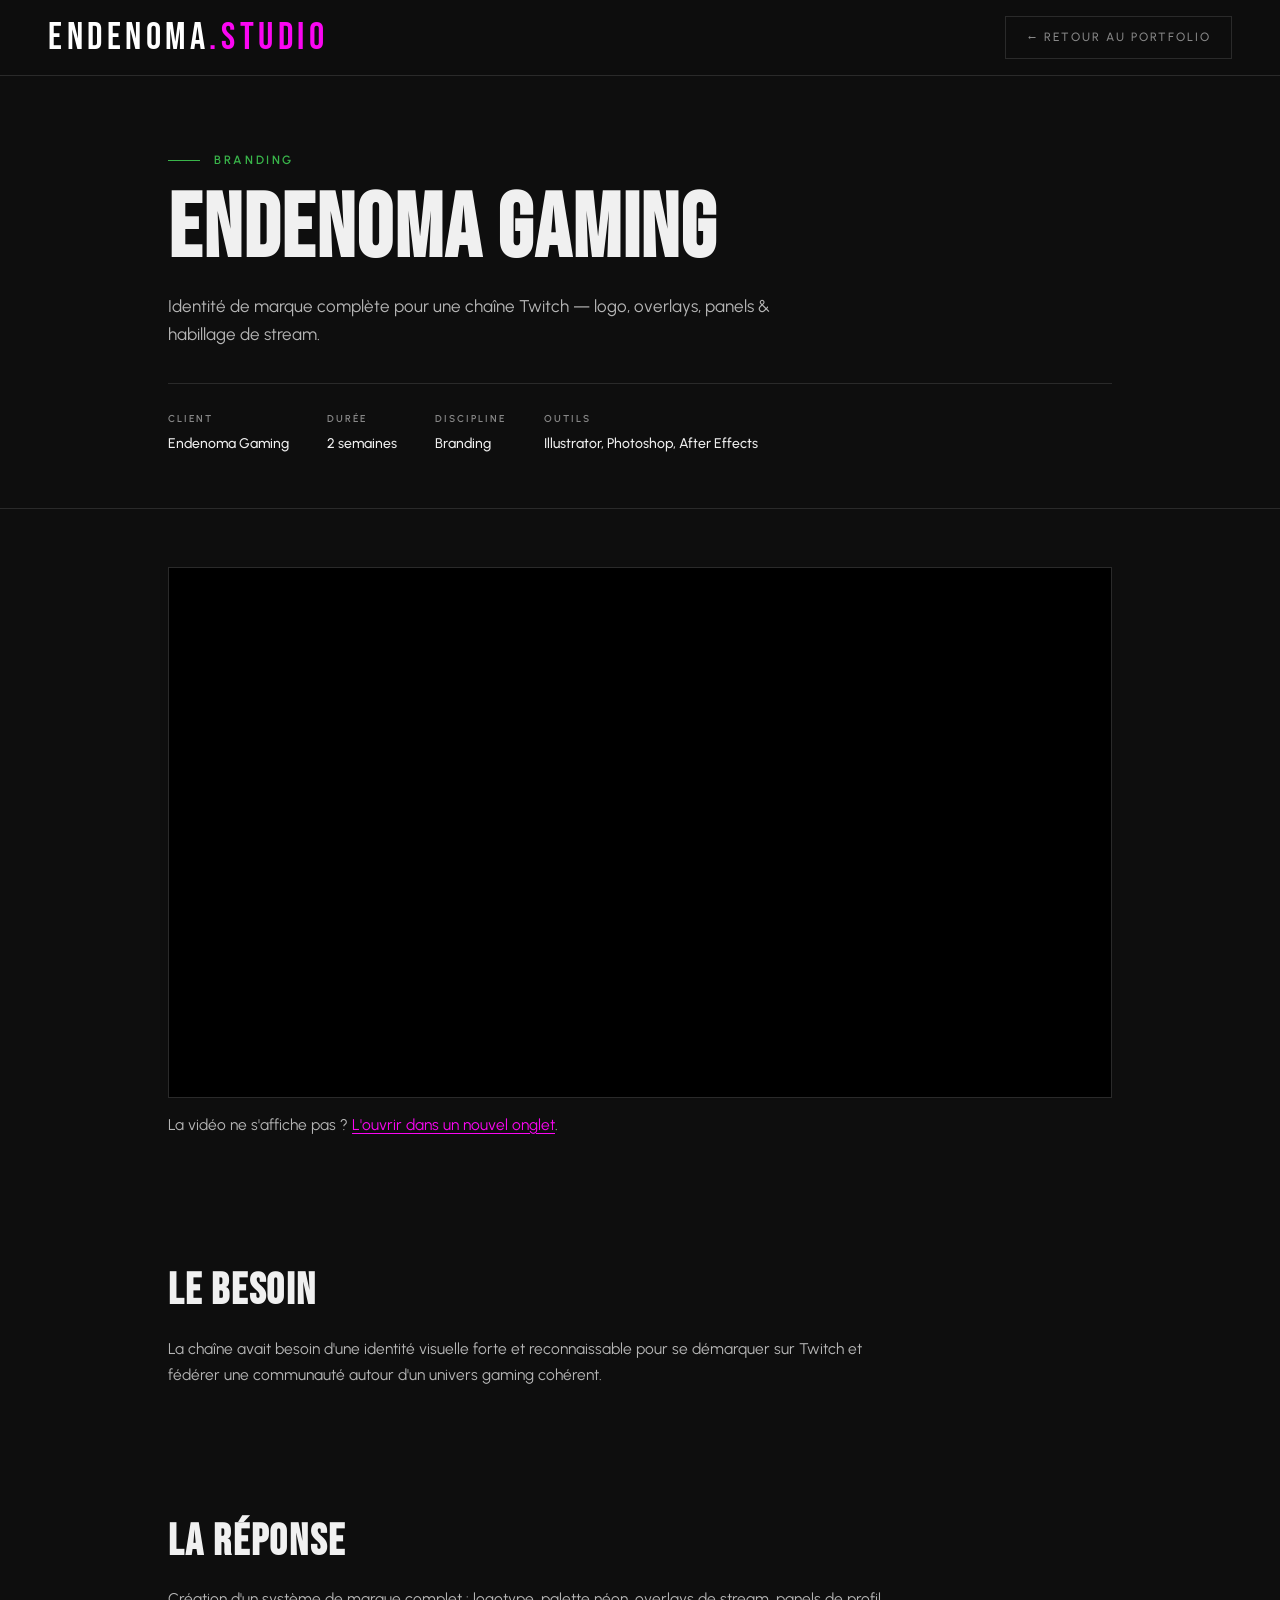
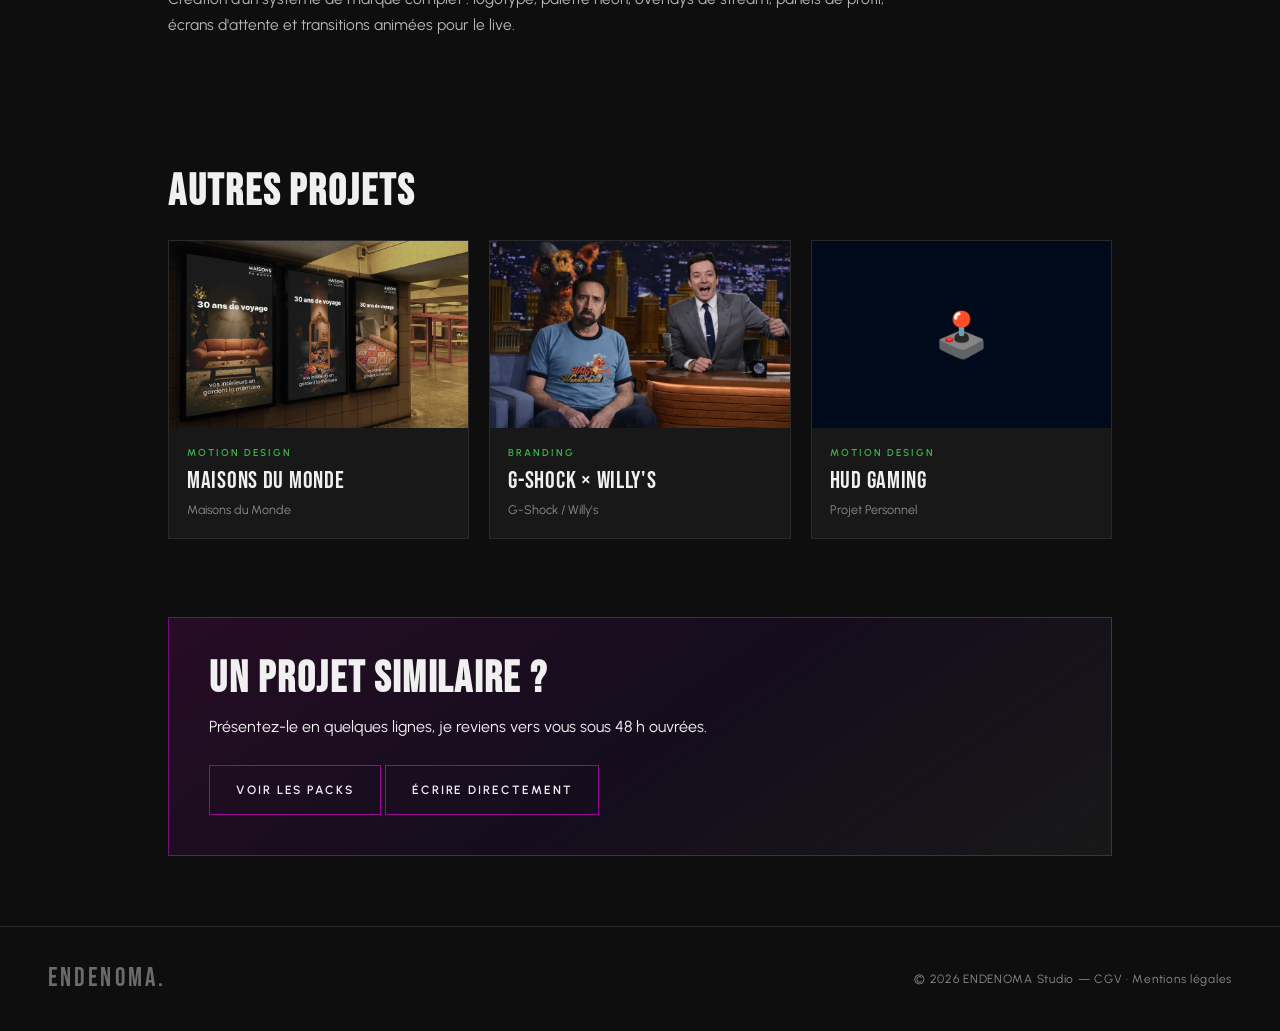
<file: projets/endenoma-gaming.html>
<!DOCTYPE html>
<html lang="fr">
<head>
<meta charset="UTF-8"/>
<meta name="viewport" content="width=device-width,initial-scale=1"/>
<title>Endenoma Gaming — Branding · ENDENOMA Studio</title>
<meta name="description" content="Identité de marque complète pour une chaîne Twitch — logo, overlays, panels &amp; habillage de stream."/>
<meta name="author" content="Sébastien Gardes"/>
<link rel="canonical" href="https://endenoma.studio/projets/endenoma-gaming.html"/>
<meta name="theme-color" content="#0e0e0e"/>
<meta property="og:type" content="article"/>
<meta property="og:locale" content="fr_FR"/>
<meta property="og:site_name" content="ENDENOMA Studio"/>
<meta property="og:url" content="https://endenoma.studio/projets/endenoma-gaming.html"/>
<meta property="og:title" content="Endenoma Gaming — Branding · ENDENOMA Studio"/>
<meta property="og:description" content="Identité de marque complète pour une chaîne Twitch — logo, overlays, panels &amp; habillage de stream."/>
<meta property="og:image" content="https://endenoma.studio/uploads/og-endenoma.jpg"/>
<meta name="twitter:card" content="summary_large_image"/>
<meta name="twitter:title" content="Endenoma Gaming — Branding · ENDENOMA Studio"/>
<meta name="twitter:description" content="Identité de marque complète pour une chaîne Twitch — logo, overlays, panels &amp; habillage de stream."/>
<meta name="twitter:image" content="https://endenoma.studio/uploads/og-endenoma.jpg"/>
<link rel="icon" type="image/png" href="../uploads/favicon-64.png"/>
<link rel="preload" href="../fonts/bebas-neue-latin.woff2" as="font" type="font/woff2" crossorigin/>
<link rel="preload" href="../fonts/urbanist-latin-variable.woff2" as="font" type="font/woff2" crossorigin/>
<link rel="stylesheet" href="projet.css"/>
<script type="application/ld+json">
{
 "@context": "https://schema.org",
 "@type": "CreativeWork",
 "@id": "https://endenoma.studio/projets/endenoma-gaming.html#projet",
 "name": "Endenoma Gaming",
 "headline": "Endenoma Gaming",
 "description": "Identité de marque complète pour une chaîne Twitch — logo, overlays, panels & habillage de stream.",
 "url": "https://endenoma.studio/projets/endenoma-gaming.html",
 "inLanguage": "fr-FR",
 "genre": "Branding",
 "creator": {
  "@type": "Person",
  "name": "Sébastien Gardes",
  "url": "https://endenoma.studio/"
 },
 "publisher": {
  "@type": "Organization",
  "name": "ENDENOMA Studio",
  "url": "https://endenoma.studio/"
 },
 "isPartOf": {
  "@type": "WebSite",
  "url": "https://endenoma.studio/",
  "name": "ENDENOMA Studio"
 },
 "sponsor": {
  "@type": "Organization",
  "name": "Endenoma Gaming"
 },
 "keywords": "Illustrator, Photoshop, After Effects"
}
</script>
</head>
<body>
<a class="skip-link" href="#contenu">Aller au contenu principal</a>

<nav aria-label="Navigation principale">
  <a class="nav-logo" href="../index.html">ENDENOMA<span>.STUDIO</span></a>
  <a class="nav-back" href="../index.html" aria-label="Retour au portfolio">← Retour<span class="nav-back-plus"> au portfolio</span></a>
</nav>

<main id="contenu" tabindex="-1">
  <header class="hero">
    <div class="wrap">
      <div class="eyebrow">Branding</div>
      <h1>Endenoma Gaming</h1>
      <p class="tagline">Identité de marque complète pour une chaîne Twitch — logo, overlays, panels &amp; habillage de stream.</p>
      <div class="meta">
        <div class="meta-item"><span class="meta-label">Client</span><span class="meta-value">Endenoma Gaming</span></div>
        <div class="meta-item"><span class="meta-label">Durée</span><span class="meta-value">2 semaines</span></div>
        <div class="meta-item"><span class="meta-label">Discipline</span><span class="meta-value">Branding</span></div>
        <div class="meta-item"><span class="meta-label">Outils</span><span class="meta-value">Illustrator, Photoshop, After Effects</span></div>
      </div>
    </div>
  </header>

  <div class="wrap">
    <section class="bloc" aria-label="Vidéo du projet">
      <div class="media media-video">
        <iframe src="https://drive.google.com/file/d/1QjTQyGPHKA3uFw7ZWhaaEDN4iFGonssc/preview" title="Endenoma Gaming — vidéo"
          loading="lazy" allow="autoplay; encrypted-media; fullscreen; picture-in-picture" allowfullscreen></iframe>
      </div>
      <p class="video-secours">La vidéo ne s'affiche pas ? <a href="https://drive.google.com/file/d/1QjTQyGPHKA3uFw7ZWhaaEDN4iFGonssc/view" target="_blank" rel="noopener">L'ouvrir dans un nouvel onglet</a>.</p>
    </section>

    <section class="bloc" aria-labelledby="besoin">
      <h2 id="besoin">Le besoin</h2>
      <p>La chaîne avait besoin d'une identité visuelle forte et reconnaissable pour se démarquer sur Twitch et fédérer une communauté autour d'un univers gaming cohérent.</p>
    </section>
    <section class="bloc" aria-labelledby="reponse">
      <h2 id="reponse">La réponse</h2>
      <p>Création d'un système de marque complet : logotype, palette néon, overlays de stream, panels de profil, écrans d'attente et transitions animées pour le live.</p>
    </section>


    <section class="bloc autres" aria-labelledby="autres">
      <h2 id="autres">Autres projets</h2>
      <div class="autres-grid">
        <a class="autre" href="maisons-du-monde.html">
          <div class="autre-vignette" style="background:#1a0010;"><span class="emoji" aria-hidden="true">🎬</span><img src="../uploads/mdm_metro-1920.webp" srcset="../uploads/mdm_metro-960.webp 960w, ../uploads/mdm_metro-1920.webp 1920w" sizes="(max-width:420px) 90vw, (max-width:768px) 44vw, 320px" width="1920" height="1080" alt="Affiches Maisons du Monde — campagne métro" loading="lazy" decoding="async" onerror="this.remove()"/></div>
          <div class="autre-txt">
            <div class="autre-tag">Motion Design</div>
            <div class="autre-nom">Maisons du Monde</div>
            <div class="autre-client">Maisons du Monde</div>
          </div>
        </a>
        <a class="autre" href="gshock.html">
          <div class="autre-vignette" style="background:#001a10;"><span class="emoji" aria-hidden="true">⌚</span><img src="../uploads/ww_nc-1920.webp" srcset="../uploads/ww_nc-960.webp 960w, ../uploads/ww_nc-1920.webp 1920w" sizes="(max-width:420px) 90vw, (max-width:768px) 44vw, 320px" width="1920" height="1080" alt="G-Shock × Willy's Wonderland" loading="lazy" decoding="async" onerror="this.remove()"/></div>
          <div class="autre-txt">
            <div class="autre-tag">Branding</div>
            <div class="autre-nom">G-Shock × Willy's</div>
            <div class="autre-client">G-Shock / Willy's</div>
          </div>
        </a>
        <a class="autre" href="hud-jeux-video.html">
          <div class="autre-vignette" style="background:#000a1a;"><span class="emoji" aria-hidden="true">🕹️</span></div>
          <div class="autre-txt">
            <div class="autre-tag">Motion Design</div>
            <div class="autre-nom">HuD Gaming</div>
            <div class="autre-client">Projet Personnel</div>
          </div>
        </a>
      </div>
    </section>
    <section class="cta-bloc" aria-labelledby="cta">
      <h2 id="cta">Un projet similaire ?</h2>
      <p>Présentez-le en quelques lignes, je reviens vers vous sous 48 h ouvrées.</p>
      <a class="cta" href="../index.html#packs">Voir les packs</a>
      <a class="cta" href="mailto:contact@endenoma.studio">Écrire directement</a>
    </section>
  </div>
</main>

<footer>
  <div class="foot-logo">ENDENOMA.</div>
  <div class="foot-copy">© 2026 ENDENOMA Studio — <a href="../CGU.html">CGV</a> · <a href="../CGU.html#mentions-legales">Mentions légales</a></div>
</footer>
</body>
</html>
</file>
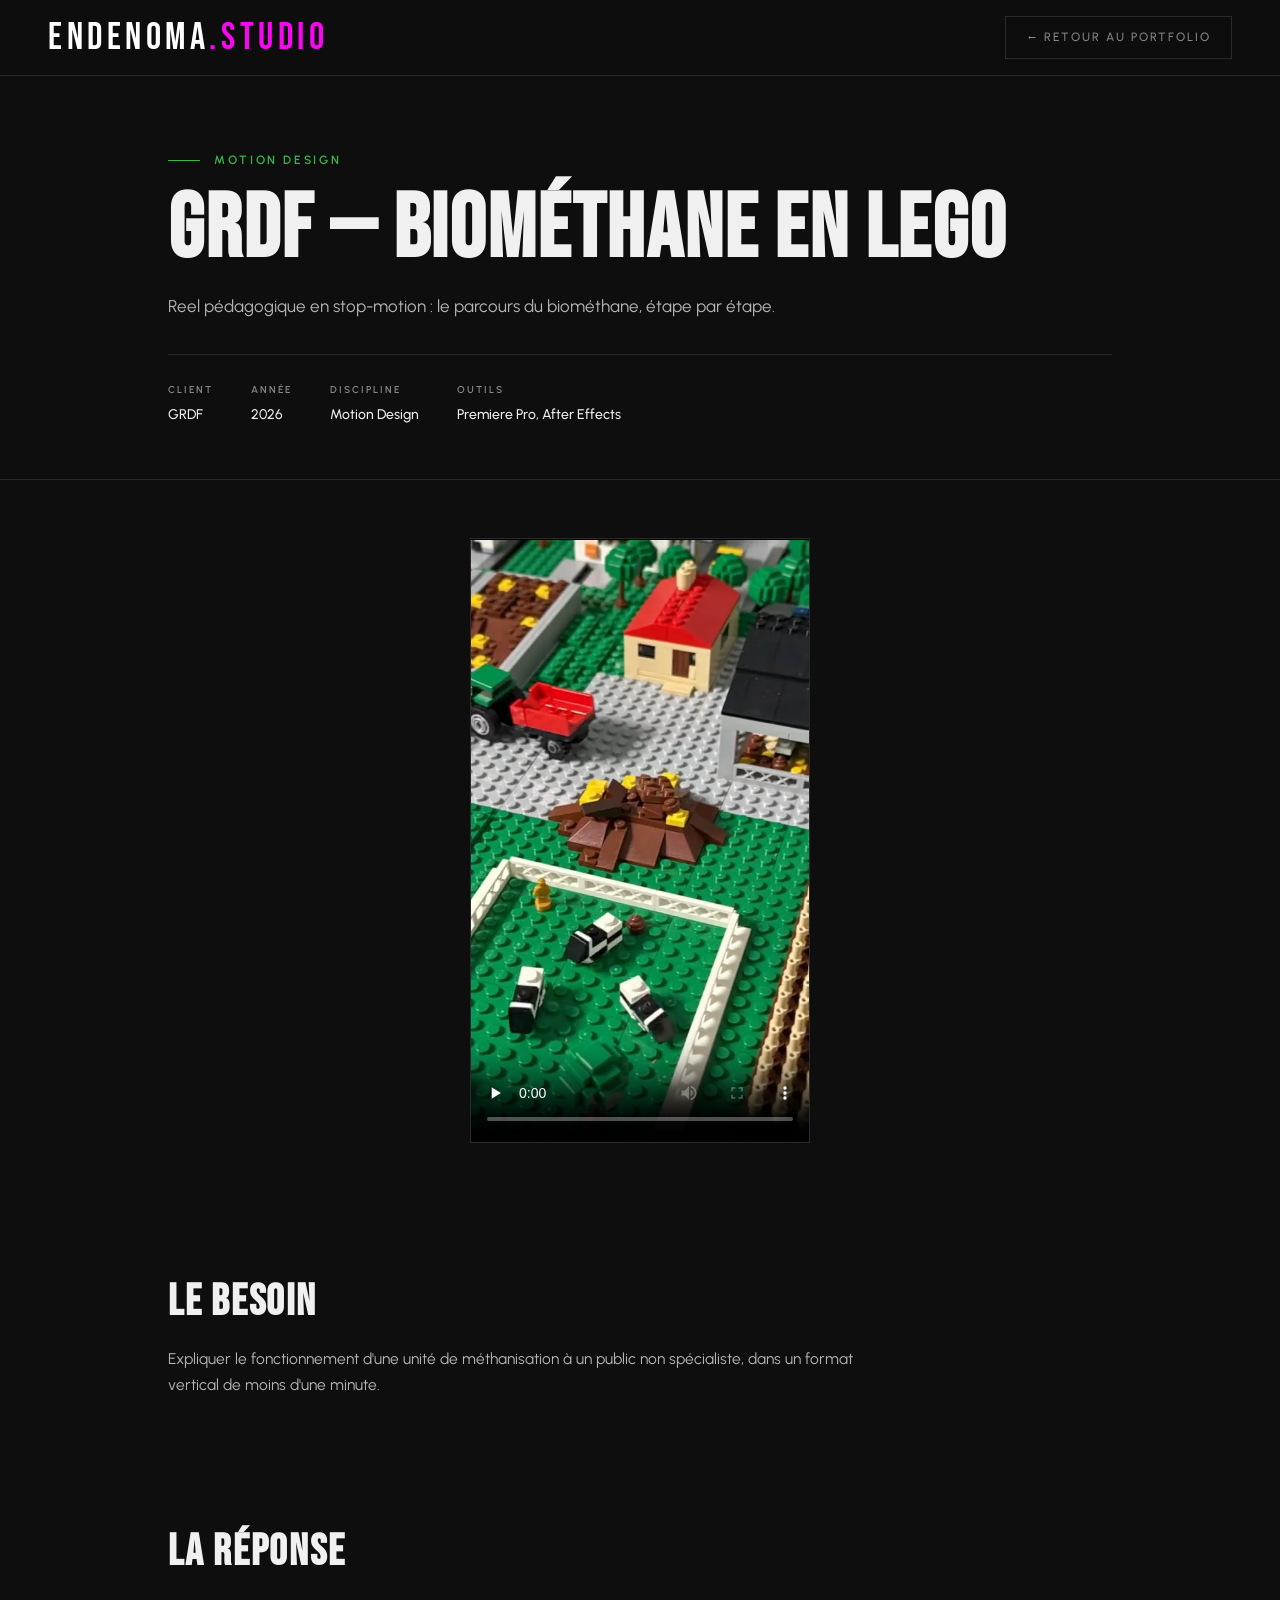
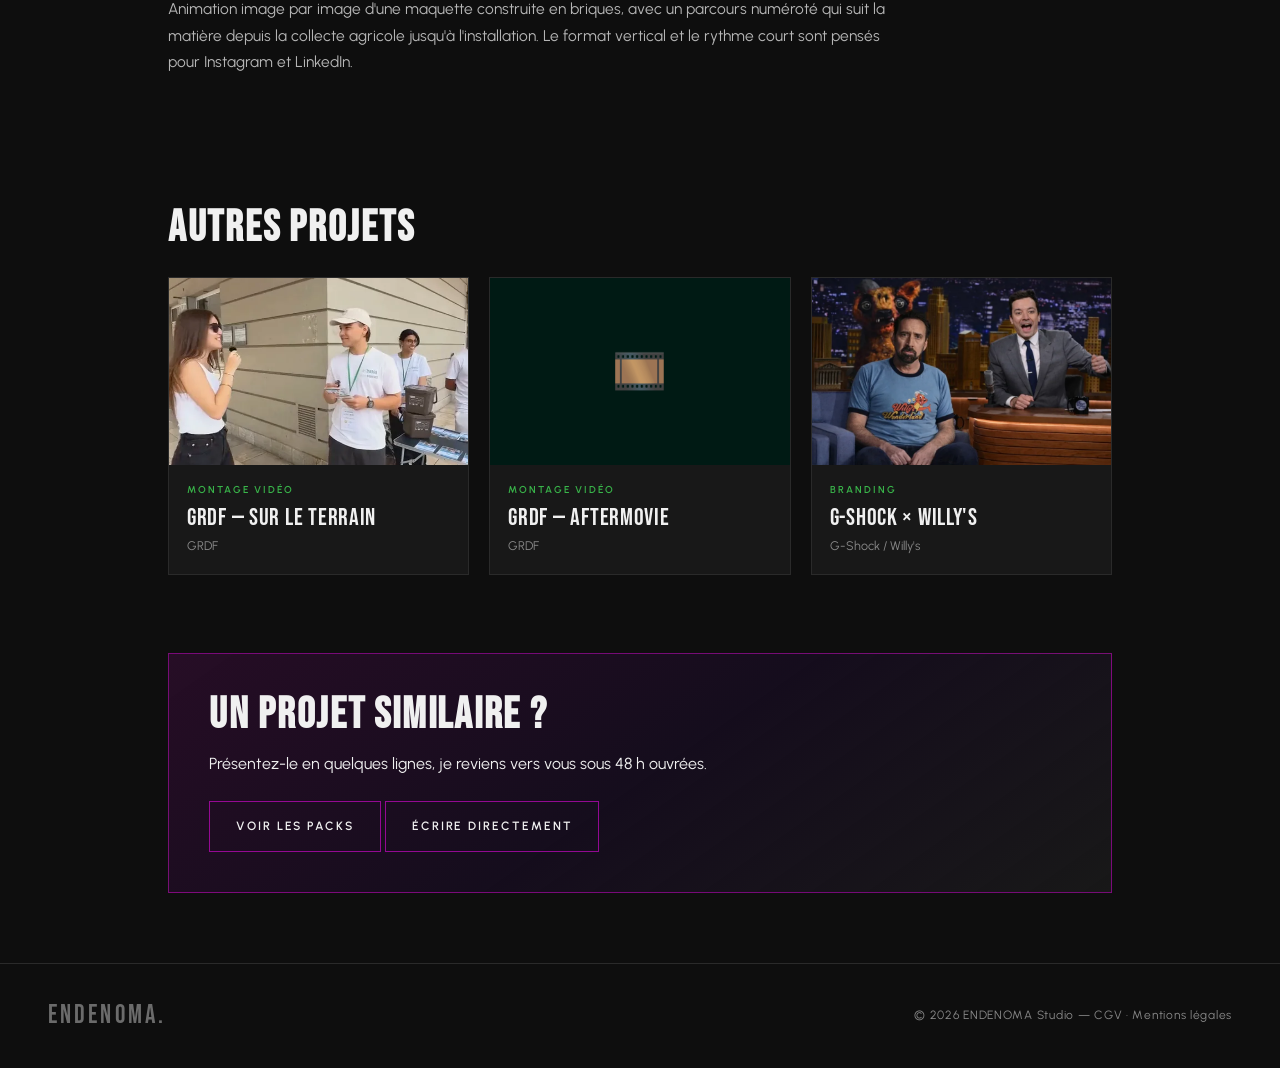
<file: projets/grdf-biomethane.html>
<!DOCTYPE html>
<html lang="fr">
<head>
<meta charset="UTF-8"/>
<meta name="viewport" content="width=device-width,initial-scale=1"/>
<title>GRDF — Biométhane en LEGO — Motion Design · ENDENOMA Studio</title>
<meta name="description" content="Reel pédagogique en stop-motion : le parcours du biométhane, étape par étape."/>
<meta name="author" content="Sébastien Gardes"/>
<link rel="canonical" href="https://endenoma.studio/projets/grdf-biomethane.html"/>
<meta name="theme-color" content="#0e0e0e"/>
<meta property="og:type" content="article"/>
<meta property="og:locale" content="fr_FR"/>
<meta property="og:site_name" content="ENDENOMA Studio"/>
<meta property="og:url" content="https://endenoma.studio/projets/grdf-biomethane.html"/>
<meta property="og:title" content="GRDF — Biométhane en LEGO — Motion Design · ENDENOMA Studio"/>
<meta property="og:description" content="Reel pédagogique en stop-motion : le parcours du biométhane, étape par étape."/>
<meta property="og:image" content="https://endenoma.studio/uploads/og-grdf-biomethane.jpg"/>
<meta name="twitter:card" content="summary_large_image"/>
<meta name="twitter:title" content="GRDF — Biométhane en LEGO — Motion Design · ENDENOMA Studio"/>
<meta name="twitter:description" content="Reel pédagogique en stop-motion : le parcours du biométhane, étape par étape."/>
<meta name="twitter:image" content="https://endenoma.studio/uploads/og-grdf-biomethane.jpg"/>
<link rel="icon" type="image/png" href="../uploads/favicon-64.png"/>
<link rel="preload" href="../fonts/bebas-neue-latin.woff2" as="font" type="font/woff2" crossorigin/>
<link rel="preload" href="../fonts/urbanist-latin-variable.woff2" as="font" type="font/woff2" crossorigin/>
<link rel="stylesheet" href="projet.css"/>
<script type="application/ld+json">
{
 "@context": "https://schema.org",
 "@type": "VideoObject",
 "@id": "https://endenoma.studio/projets/grdf-biomethane.html#projet",
 "name": "GRDF — Biométhane en LEGO",
 "headline": "GRDF — Biométhane en LEGO",
 "description": "Reel pédagogique en stop-motion : le parcours du biométhane, étape par étape.",
 "url": "https://endenoma.studio/projets/grdf-biomethane.html",
 "inLanguage": "fr-FR",
 "genre": "Motion Design",
 "creator": {
  "@type": "Person",
  "name": "Sébastien Gardes",
  "url": "https://endenoma.studio/"
 },
 "publisher": {
  "@type": "Organization",
  "name": "ENDENOMA Studio",
  "url": "https://endenoma.studio/"
 },
 "isPartOf": {
  "@type": "WebSite",
  "url": "https://endenoma.studio/",
  "name": "ENDENOMA Studio"
 },
 "sponsor": {
  "@type": "Organization",
  "name": "GRDF"
 },
 "uploadDate": "2026-09-22",
 "thumbnailUrl": [
  "https://endenoma.studio/uploads/videos/grdf-biomethane-poster.webp",
  "https://endenoma.studio/uploads/og-grdf-biomethane.jpg"
 ],
 "keywords": "Premiere Pro, After Effects",
 "contentUrl": "https://endenoma.studio/uploads/videos/grdf-biomethane.mp4"
}
</script>
</head>
<body>
<a class="skip-link" href="#contenu">Aller au contenu principal</a>

<nav aria-label="Navigation principale">
  <a class="nav-logo" href="../index.html">ENDENOMA<span>.STUDIO</span></a>
  <a class="nav-back" href="../index.html" aria-label="Retour au portfolio">← Retour<span class="nav-back-plus"> au portfolio</span></a>
</nav>

<main id="contenu" tabindex="-1">
  <header class="hero">
    <div class="wrap">
      <div class="eyebrow">Motion Design</div>
      <h1>GRDF — Biométhane en LEGO</h1>
      <p class="tagline">Reel pédagogique en stop-motion : le parcours du biométhane, étape par étape.</p>
      <div class="meta">
          <div class="meta-item"><span class="meta-label">Client</span><span class="meta-value">GRDF</span></div>
          <div class="meta-item"><span class="meta-label">Année</span><span class="meta-value">2026</span></div>
          <div class="meta-item"><span class="meta-label">Discipline</span><span class="meta-value">Motion Design</span></div>
          <div class="meta-item"><span class="meta-label">Outils</span><span class="meta-value">Premiere Pro, After Effects</span></div>
      </div>
    </div>
  </header>

  <div class="wrap">
    <section class="bloc" aria-label="Vidéo du projet">
      <div class="media media-video media-vertical">
          <video controls preload="none" playsinline poster="../uploads/videos/grdf-biomethane-poster.webp" title="GRDF — Biométhane en LEGO — vidéo">
            <source src="../uploads/videos/grdf-biomethane.mp4" type="video/mp4"/>
            Votre navigateur ne sait pas lire cette vidéo.
          </video>
        </div>
    </section>

    <section class="bloc" aria-labelledby="besoin">
      <h2 id="besoin">Le besoin</h2>
      <p>Expliquer le fonctionnement d'une unité de méthanisation à un public non spécialiste, dans un format vertical de moins d'une minute.</p>
    </section>
    <section class="bloc" aria-labelledby="reponse">
      <h2 id="reponse">La réponse</h2>
      <p>Animation image par image d'une maquette construite en briques, avec un parcours numéroté qui suit la matière depuis la collecte agricole jusqu'à l'installation. Le format vertical et le rythme court sont pensés pour Instagram et LinkedIn.</p>
    </section>

    <section class="bloc autres" aria-labelledby="autres">
      <h2 id="autres">Autres projets</h2>
      <div class="autres-grid">
        <a class="autre" href="grdf-terrain.html">
          <div class="autre-vignette" style="background:#0a1628;"><span class="emoji" aria-hidden="true">🎤</span><img src="../uploads/videos/grdf-terrain-poster-270.webp" srcset="../uploads/videos/grdf-terrain-poster-270.webp 270w, ../uploads/videos/grdf-terrain-poster.webp 540w" sizes="(max-width:420px) 90vw, (max-width:768px) 44vw, 320px" width="540" height="960" alt="GRDF — reportage de terrain" loading="lazy" decoding="async" onerror="this.remove()"/></div>
          <div class="autre-txt">
            <div class="autre-tag">Montage vidéo</div>
            <div class="autre-nom">GRDF — Sur le terrain</div>
            <div class="autre-client">GRDF</div>
          </div>
        </a>
        <a class="autre" href="grdf-aftermovie.html">
          <div class="autre-vignette" style="background:#001a14;"><span class="emoji" aria-hidden="true">🎞️</span><img src="https://drive.google.com/thumbnail?id=13lqgVfGDPC19lluhr53alL8mBVn7pAdW&amp;sz=w1000" alt="GRDF — aftermovie" referrerpolicy="no-referrer" loading="lazy" decoding="async" onerror="this.remove()"/></div>
          <div class="autre-txt">
            <div class="autre-tag">Montage vidéo</div>
            <div class="autre-nom">GRDF — Aftermovie</div>
            <div class="autre-client">GRDF</div>
          </div>
        </a>
        <a class="autre" href="gshock.html">
          <div class="autre-vignette" style="background:#001a10;"><span class="emoji" aria-hidden="true">⌚</span><img src="../uploads/ww_nc-960.webp" srcset="../uploads/ww_nc-960.webp 960w, ../uploads/ww_nc-1920.webp 1920w" sizes="(max-width:420px) 90vw, (max-width:768px) 44vw, 320px" width="540" height="960" alt="G-Shock × Willy's Wonderland" loading="lazy" decoding="async" onerror="this.remove()"/></div>
          <div class="autre-txt">
            <div class="autre-tag">Branding</div>
            <div class="autre-nom">G-Shock × Willy's</div>
            <div class="autre-client">G-Shock / Willy's</div>
          </div>
        </a>
      </div>
    </section>
    <section class="cta-bloc" aria-labelledby="cta">
      <h2 id="cta">Un projet similaire ?</h2>
      <p>Présentez-le en quelques lignes, je reviens vers vous sous 48 h ouvrées.</p>
      <a class="cta" href="../index.html#packs">Voir les packs</a>
      <a class="cta" href="mailto:contact@endenoma.studio">Écrire directement</a>
    </section>
  </div>
</main>

<footer>
  <div class="foot-logo">ENDENOMA.</div>
  <div class="foot-copy">© 2026 ENDENOMA Studio — <a href="../CGU.html">CGV</a> · <a href="../CGU.html#mentions-legales">Mentions légales</a></div>
</footer>
</body>
</html>
</file>
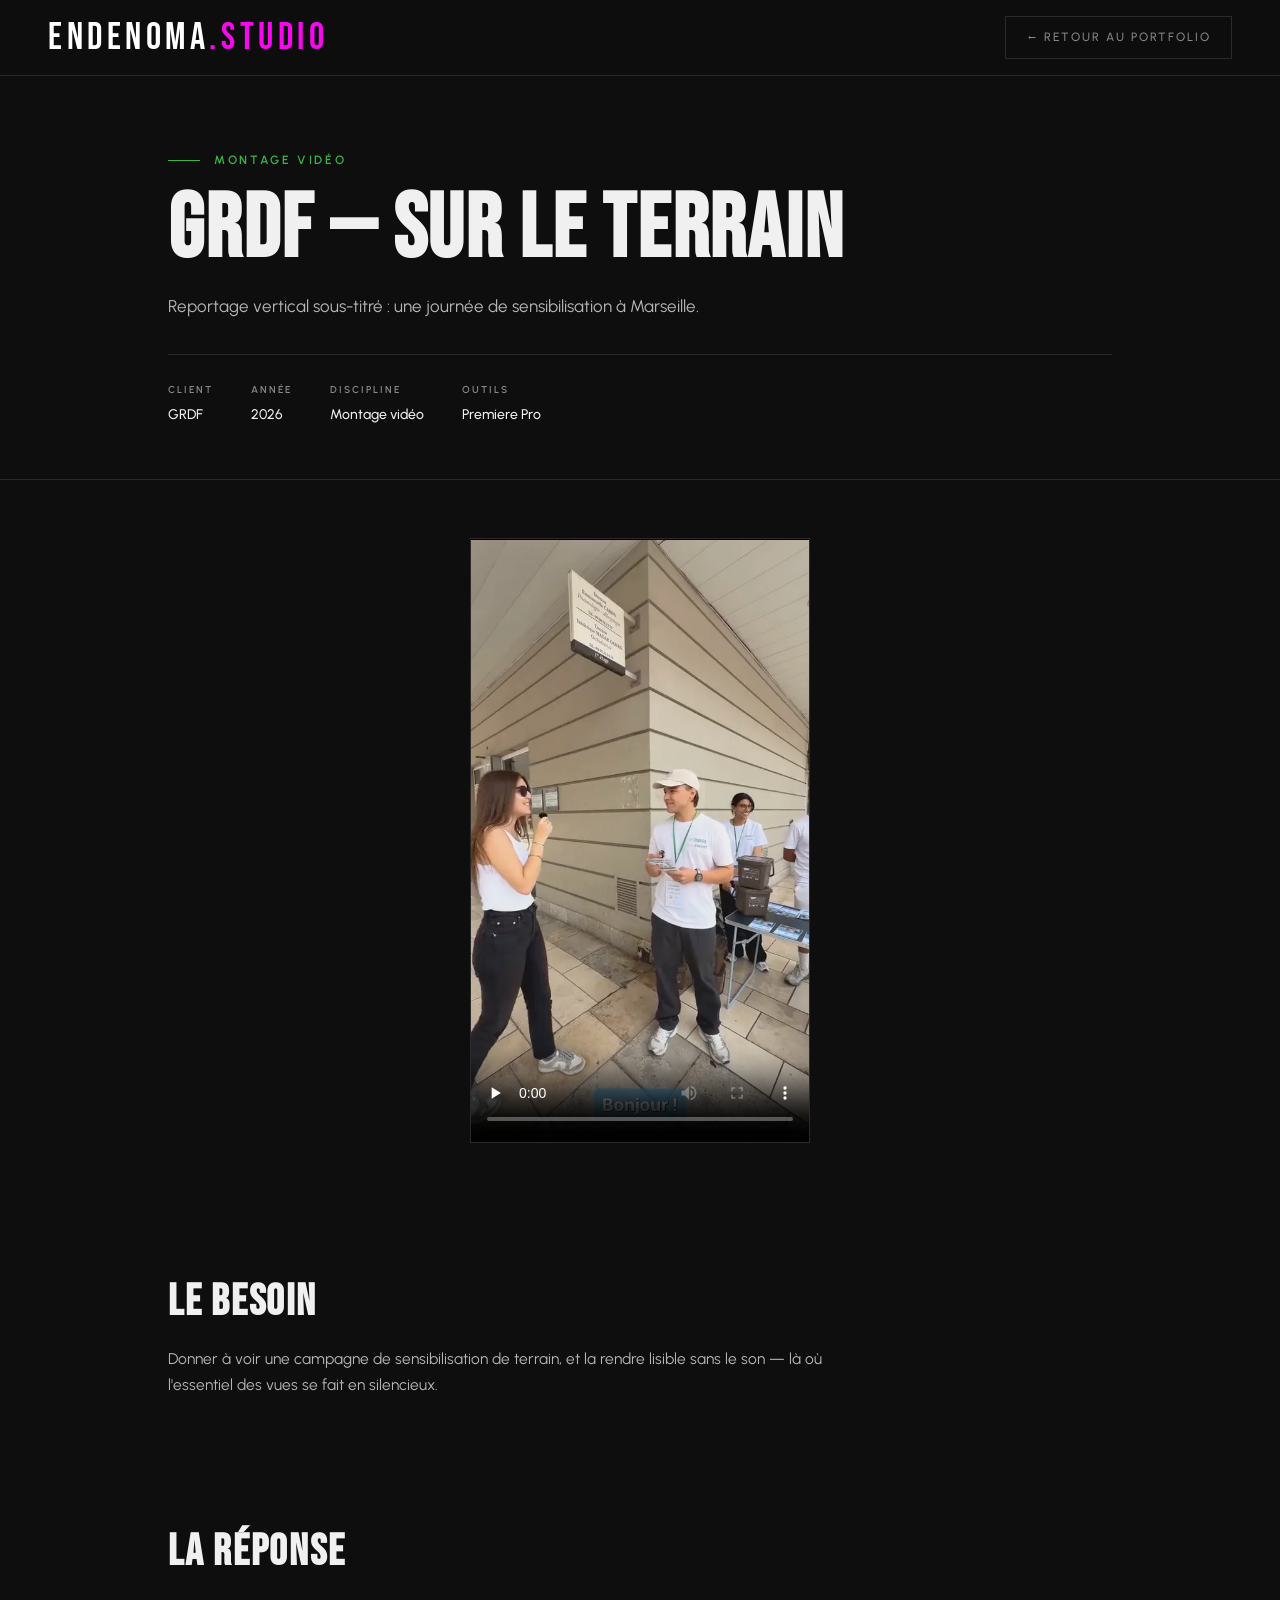
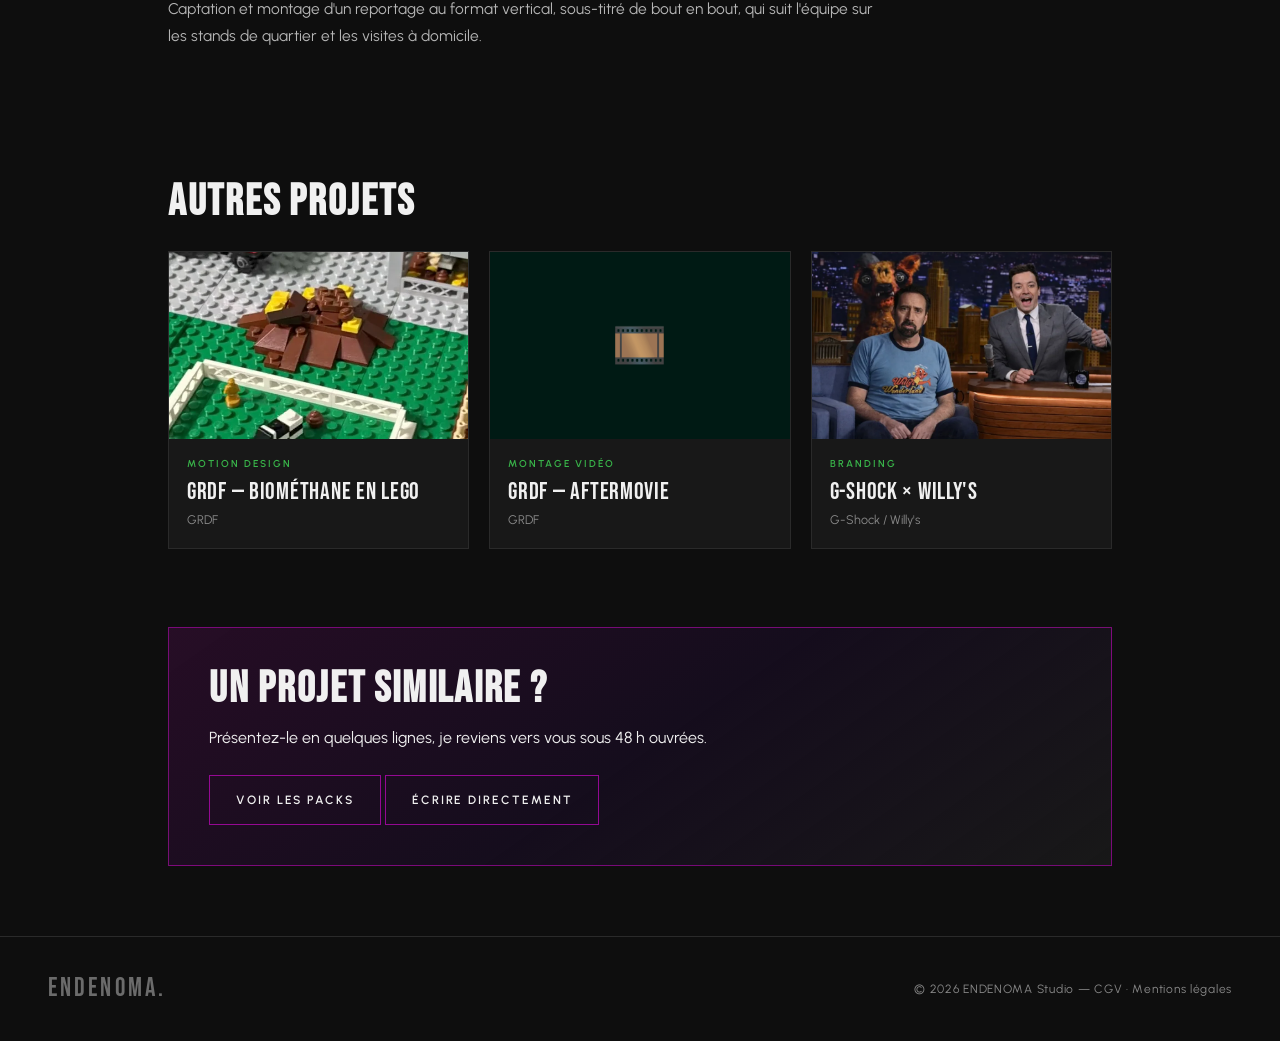
<file: projets/grdf-terrain.html>
<!DOCTYPE html>
<html lang="fr">
<head>
<meta charset="UTF-8"/>
<meta name="viewport" content="width=device-width,initial-scale=1"/>
<title>GRDF — Sur le terrain — Montage vidéo · ENDENOMA Studio</title>
<meta name="description" content="Reportage vertical sous-titré : une journée de sensibilisation à Marseille."/>
<meta name="author" content="Sébastien Gardes"/>
<link rel="canonical" href="https://endenoma.studio/projets/grdf-terrain.html"/>
<meta name="theme-color" content="#0e0e0e"/>
<meta property="og:type" content="article"/>
<meta property="og:locale" content="fr_FR"/>
<meta property="og:site_name" content="ENDENOMA Studio"/>
<meta property="og:url" content="https://endenoma.studio/projets/grdf-terrain.html"/>
<meta property="og:title" content="GRDF — Sur le terrain — Montage vidéo · ENDENOMA Studio"/>
<meta property="og:description" content="Reportage vertical sous-titré : une journée de sensibilisation à Marseille."/>
<meta property="og:image" content="https://endenoma.studio/uploads/og-grdf-terrain.jpg"/>
<meta name="twitter:card" content="summary_large_image"/>
<meta name="twitter:title" content="GRDF — Sur le terrain — Montage vidéo · ENDENOMA Studio"/>
<meta name="twitter:description" content="Reportage vertical sous-titré : une journée de sensibilisation à Marseille."/>
<meta name="twitter:image" content="https://endenoma.studio/uploads/og-grdf-terrain.jpg"/>
<link rel="icon" type="image/png" href="../uploads/favicon-64.png"/>
<link rel="preload" href="../fonts/bebas-neue-latin.woff2" as="font" type="font/woff2" crossorigin/>
<link rel="preload" href="../fonts/urbanist-latin-variable.woff2" as="font" type="font/woff2" crossorigin/>
<link rel="stylesheet" href="projet.css"/>
<script type="application/ld+json">
{
 "@context": "https://schema.org",
 "@type": "VideoObject",
 "@id": "https://endenoma.studio/projets/grdf-terrain.html#projet",
 "name": "GRDF — Sur le terrain",
 "headline": "GRDF — Sur le terrain",
 "description": "Reportage vertical sous-titré : une journée de sensibilisation à Marseille.",
 "url": "https://endenoma.studio/projets/grdf-terrain.html",
 "inLanguage": "fr-FR",
 "genre": "Montage vidéo",
 "creator": {
  "@type": "Person",
  "name": "Sébastien Gardes",
  "url": "https://endenoma.studio/"
 },
 "publisher": {
  "@type": "Organization",
  "name": "ENDENOMA Studio",
  "url": "https://endenoma.studio/"
 },
 "isPartOf": {
  "@type": "WebSite",
  "url": "https://endenoma.studio/",
  "name": "ENDENOMA Studio"
 },
 "sponsor": {
  "@type": "Organization",
  "name": "GRDF"
 },
 "uploadDate": "2026-09-22",
 "thumbnailUrl": [
  "https://endenoma.studio/uploads/videos/grdf-terrain-poster.webp",
  "https://endenoma.studio/uploads/og-grdf-terrain.jpg"
 ],
 "keywords": "Premiere Pro",
 "contentUrl": "https://endenoma.studio/uploads/videos/grdf-terrain.mp4"
}
</script>
</head>
<body>
<a class="skip-link" href="#contenu">Aller au contenu principal</a>

<nav aria-label="Navigation principale">
  <a class="nav-logo" href="../index.html">ENDENOMA<span>.STUDIO</span></a>
  <a class="nav-back" href="../index.html" aria-label="Retour au portfolio">← Retour<span class="nav-back-plus"> au portfolio</span></a>
</nav>

<main id="contenu" tabindex="-1">
  <header class="hero">
    <div class="wrap">
      <div class="eyebrow">Montage vidéo</div>
      <h1>GRDF — Sur le terrain</h1>
      <p class="tagline">Reportage vertical sous-titré : une journée de sensibilisation à Marseille.</p>
      <div class="meta">
          <div class="meta-item"><span class="meta-label">Client</span><span class="meta-value">GRDF</span></div>
          <div class="meta-item"><span class="meta-label">Année</span><span class="meta-value">2026</span></div>
          <div class="meta-item"><span class="meta-label">Discipline</span><span class="meta-value">Montage vidéo</span></div>
          <div class="meta-item"><span class="meta-label">Outils</span><span class="meta-value">Premiere Pro</span></div>
      </div>
    </div>
  </header>

  <div class="wrap">
    <section class="bloc" aria-label="Vidéo du projet">
      <div class="media media-video media-vertical">
          <video controls preload="none" playsinline poster="../uploads/videos/grdf-terrain-poster.webp" title="GRDF — Sur le terrain — vidéo">
            <source src="../uploads/videos/grdf-terrain.mp4" type="video/mp4"/>
            Votre navigateur ne sait pas lire cette vidéo.
          </video>
        </div>
    </section>

    <section class="bloc" aria-labelledby="besoin">
      <h2 id="besoin">Le besoin</h2>
      <p>Donner à voir une campagne de sensibilisation de terrain, et la rendre lisible sans le son — là où l'essentiel des vues se fait en silencieux.</p>
    </section>
    <section class="bloc" aria-labelledby="reponse">
      <h2 id="reponse">La réponse</h2>
      <p>Captation et montage d'un reportage au format vertical, sous-titré de bout en bout, qui suit l'équipe sur les stands de quartier et les visites à domicile.</p>
    </section>

    <section class="bloc autres" aria-labelledby="autres">
      <h2 id="autres">Autres projets</h2>
      <div class="autres-grid">
        <a class="autre" href="grdf-biomethane.html">
          <div class="autre-vignette" style="background:#06240f;"><span class="emoji" aria-hidden="true">🧱</span><img src="../uploads/videos/grdf-biomethane-poster-270.webp" srcset="../uploads/videos/grdf-biomethane-poster-270.webp 270w, ../uploads/videos/grdf-biomethane-poster.webp 540w" sizes="(max-width:420px) 90vw, (max-width:768px) 44vw, 320px" width="540" height="960" alt="GRDF — biométhane expliqué en briques" loading="lazy" decoding="async" onerror="this.remove()"/></div>
          <div class="autre-txt">
            <div class="autre-tag">Motion Design</div>
            <div class="autre-nom">GRDF — Biométhane en LEGO</div>
            <div class="autre-client">GRDF</div>
          </div>
        </a>
        <a class="autre" href="grdf-aftermovie.html">
          <div class="autre-vignette" style="background:#001a14;"><span class="emoji" aria-hidden="true">🎞️</span><img src="https://drive.google.com/thumbnail?id=13lqgVfGDPC19lluhr53alL8mBVn7pAdW&amp;sz=w1000" alt="GRDF — aftermovie" referrerpolicy="no-referrer" loading="lazy" decoding="async" onerror="this.remove()"/></div>
          <div class="autre-txt">
            <div class="autre-tag">Montage vidéo</div>
            <div class="autre-nom">GRDF — Aftermovie</div>
            <div class="autre-client">GRDF</div>
          </div>
        </a>
        <a class="autre" href="gshock.html">
          <div class="autre-vignette" style="background:#001a10;"><span class="emoji" aria-hidden="true">⌚</span><img src="../uploads/ww_nc-960.webp" srcset="../uploads/ww_nc-960.webp 960w, ../uploads/ww_nc-1920.webp 1920w" sizes="(max-width:420px) 90vw, (max-width:768px) 44vw, 320px" width="540" height="960" alt="G-Shock × Willy's Wonderland" loading="lazy" decoding="async" onerror="this.remove()"/></div>
          <div class="autre-txt">
            <div class="autre-tag">Branding</div>
            <div class="autre-nom">G-Shock × Willy's</div>
            <div class="autre-client">G-Shock / Willy's</div>
          </div>
        </a>
      </div>
    </section>
    <section class="cta-bloc" aria-labelledby="cta">
      <h2 id="cta">Un projet similaire ?</h2>
      <p>Présentez-le en quelques lignes, je reviens vers vous sous 48 h ouvrées.</p>
      <a class="cta" href="../index.html#packs">Voir les packs</a>
      <a class="cta" href="mailto:contact@endenoma.studio">Écrire directement</a>
    </section>
  </div>
</main>

<footer>
  <div class="foot-logo">ENDENOMA.</div>
  <div class="foot-copy">© 2026 ENDENOMA Studio — <a href="../CGU.html">CGV</a> · <a href="../CGU.html#mentions-legales">Mentions légales</a></div>
</footer>
</body>
</html>
</file>
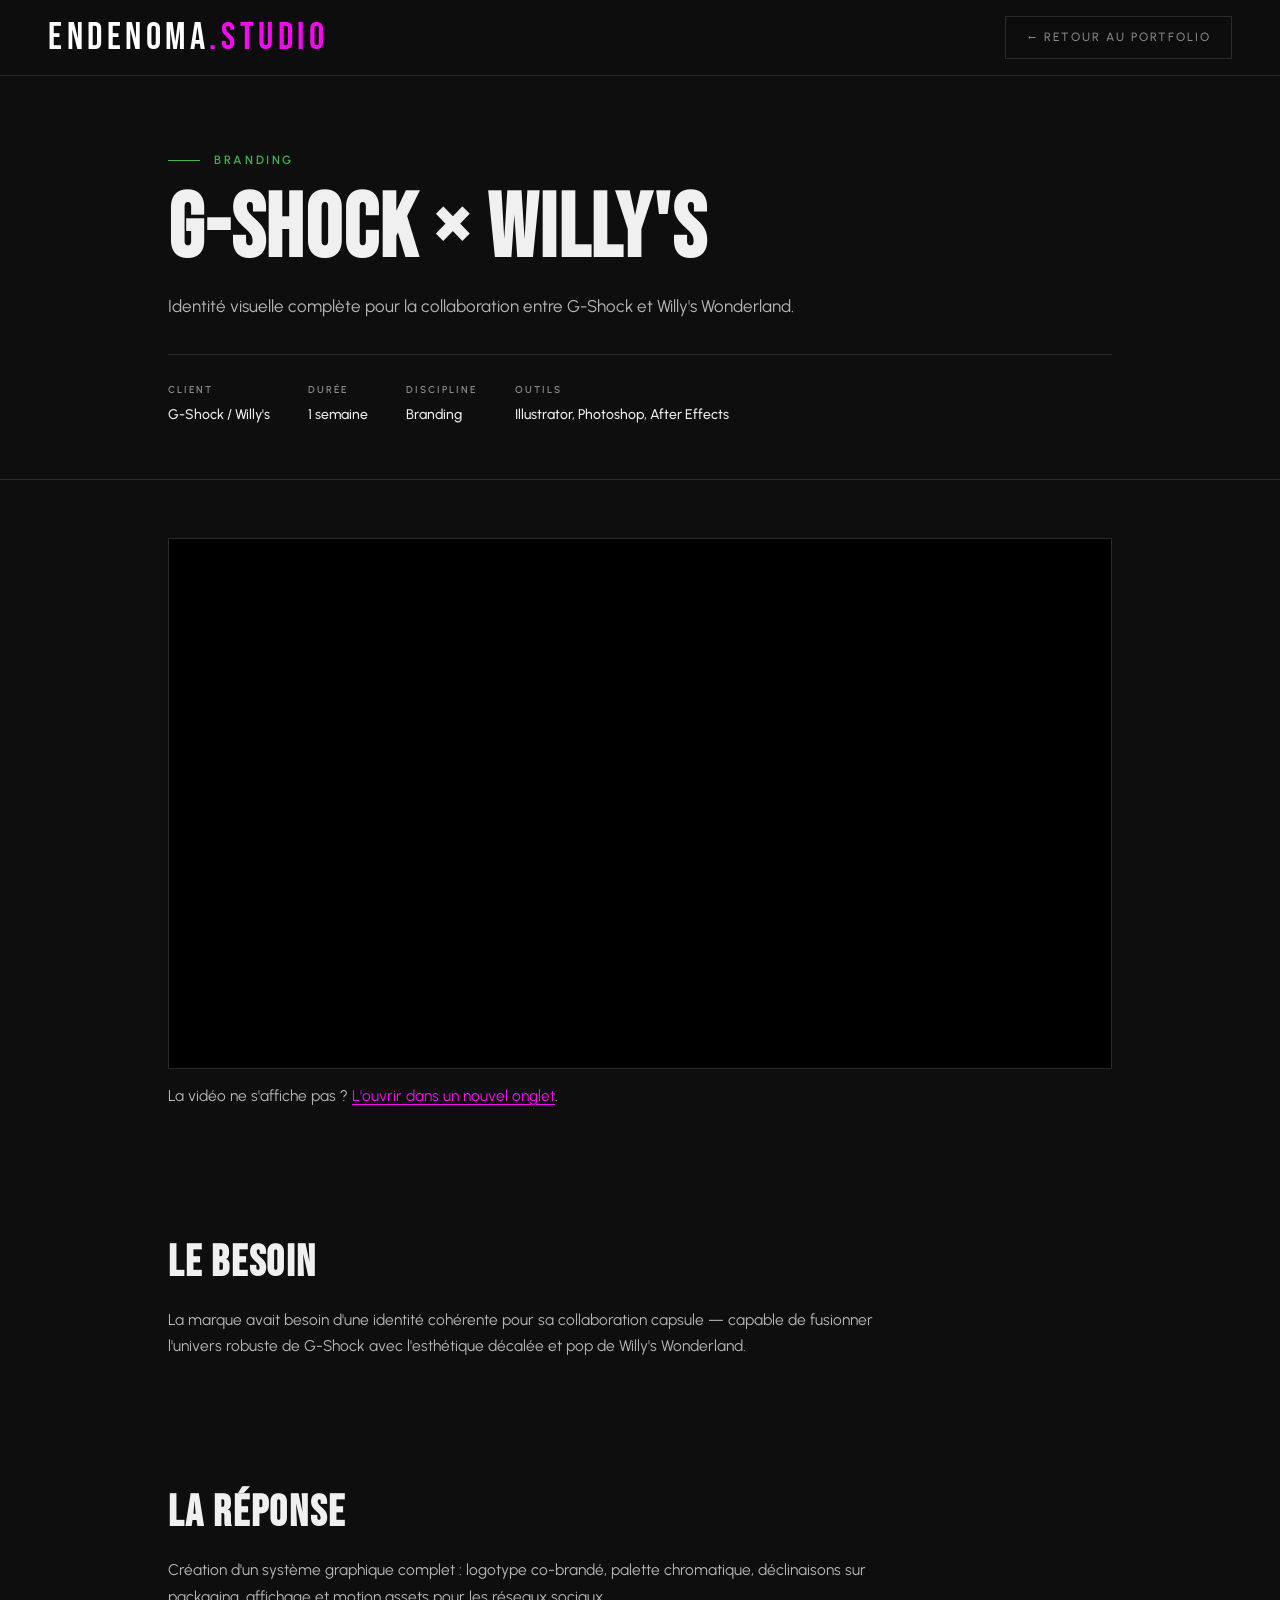
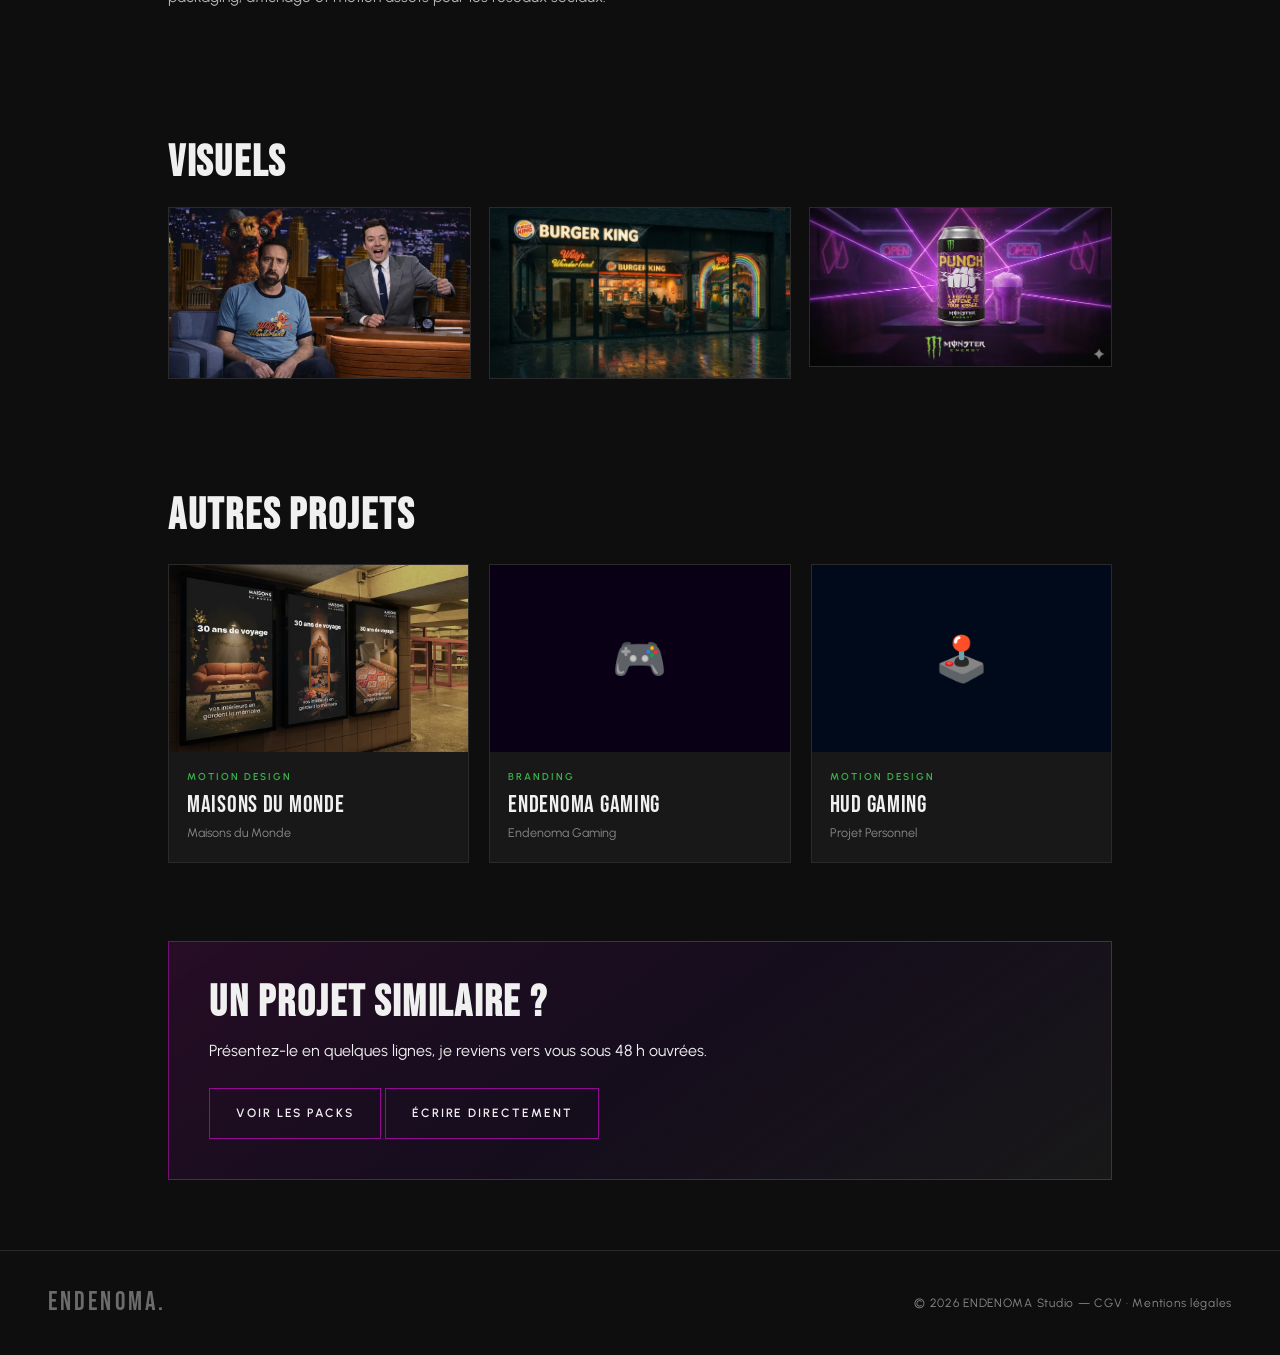
<file: projets/gshock.html>
<!DOCTYPE html>
<html lang="fr">
<head>
<meta charset="UTF-8"/>
<meta name="viewport" content="width=device-width,initial-scale=1"/>
<title>G-Shock × Willy's — Branding · ENDENOMA Studio</title>
<meta name="description" content="Identité visuelle complète pour la collaboration entre G-Shock et Willy's Wonderland."/>
<meta name="author" content="Sébastien Gardes"/>
<link rel="canonical" href="https://endenoma.studio/projets/gshock.html"/>
<meta name="theme-color" content="#0e0e0e"/>
<meta property="og:type" content="article"/>
<meta property="og:locale" content="fr_FR"/>
<meta property="og:site_name" content="ENDENOMA Studio"/>
<meta property="og:url" content="https://endenoma.studio/projets/gshock.html"/>
<meta property="og:title" content="G-Shock × Willy's — Branding · ENDENOMA Studio"/>
<meta property="og:description" content="Identité visuelle complète pour la collaboration entre G-Shock et Willy's Wonderland."/>
<meta property="og:image" content="https://endenoma.studio/uploads/og-gshock.jpg"/>
<meta name="twitter:card" content="summary_large_image"/>
<meta name="twitter:title" content="G-Shock × Willy's — Branding · ENDENOMA Studio"/>
<meta name="twitter:description" content="Identité visuelle complète pour la collaboration entre G-Shock et Willy's Wonderland."/>
<meta name="twitter:image" content="https://endenoma.studio/uploads/og-gshock.jpg"/>
<link rel="icon" type="image/png" href="../uploads/favicon-64.png"/>
<link rel="preload" href="../fonts/bebas-neue-latin.woff2" as="font" type="font/woff2" crossorigin/>
<link rel="preload" href="../fonts/urbanist-latin-variable.woff2" as="font" type="font/woff2" crossorigin/>
<link rel="stylesheet" href="projet.css"/>
<script type="application/ld+json">
{
 "@context": "https://schema.org",
 "@type": "CreativeWork",
 "@id": "https://endenoma.studio/projets/gshock.html#projet",
 "name": "G-Shock × Willy's",
 "headline": "G-Shock × Willy's",
 "description": "Identité visuelle complète pour la collaboration entre G-Shock et Willy's Wonderland.",
 "url": "https://endenoma.studio/projets/gshock.html",
 "inLanguage": "fr-FR",
 "genre": "Branding",
 "creator": {
  "@type": "Person",
  "name": "Sébastien Gardes",
  "url": "https://endenoma.studio/"
 },
 "publisher": {
  "@type": "Organization",
  "name": "ENDENOMA Studio",
  "url": "https://endenoma.studio/"
 },
 "isPartOf": {
  "@type": "WebSite",
  "url": "https://endenoma.studio/",
  "name": "ENDENOMA Studio"
 },
 "sponsor": {
  "@type": "Organization",
  "name": "G-Shock / Willy's"
 },
 "image": [
  "https://endenoma.studio/uploads/ww_nc-1920.webp",
  "https://endenoma.studio/uploads/ww_bk-1280.webp",
  "https://endenoma.studio/uploads/ww_punch-1280.webp"
 ],
 "keywords": "Illustrator, Photoshop, After Effects"
}
</script>
</head>
<body>
<a class="skip-link" href="#contenu">Aller au contenu principal</a>

<nav aria-label="Navigation principale">
  <a class="nav-logo" href="../index.html">ENDENOMA<span>.STUDIO</span></a>
  <a class="nav-back" href="../index.html" aria-label="Retour au portfolio">← Retour<span class="nav-back-plus"> au portfolio</span></a>
</nav>

<main id="contenu" tabindex="-1">
  <header class="hero">
    <div class="wrap">
      <div class="eyebrow">Branding</div>
      <h1>G-Shock × Willy's</h1>
      <p class="tagline">Identité visuelle complète pour la collaboration entre G-Shock et Willy's Wonderland.</p>
      <div class="meta">
        <div class="meta-item"><span class="meta-label">Client</span><span class="meta-value">G-Shock / Willy's</span></div>
        <div class="meta-item"><span class="meta-label">Durée</span><span class="meta-value">1  semaine</span></div>
        <div class="meta-item"><span class="meta-label">Discipline</span><span class="meta-value">Branding</span></div>
        <div class="meta-item"><span class="meta-label">Outils</span><span class="meta-value">Illustrator, Photoshop, After Effects</span></div>
      </div>
    </div>
  </header>

  <div class="wrap">
    <section class="bloc" aria-label="Vidéo du projet">
      <div class="media media-video">
        <iframe src="https://drive.google.com/file/d/1nWUBebfTCoBdiNQh3F6pHI2ebPrNbrsc/preview" title="G-Shock × Willy's — vidéo"
          loading="lazy" allow="autoplay; encrypted-media; fullscreen; picture-in-picture" allowfullscreen></iframe>
      </div>
      <p class="video-secours">La vidéo ne s'affiche pas ? <a href="https://drive.google.com/file/d/1nWUBebfTCoBdiNQh3F6pHI2ebPrNbrsc/view" target="_blank" rel="noopener">L'ouvrir dans un nouvel onglet</a>.</p>
    </section>

    <section class="bloc" aria-labelledby="besoin">
      <h2 id="besoin">Le besoin</h2>
      <p>La marque avait besoin d'une identité cohérente pour sa collaboration capsule — capable de fusionner l'univers robuste de G-Shock avec l'esthétique décalée et pop de Willy's Wonderland.</p>
    </section>
    <section class="bloc" aria-labelledby="reponse">
      <h2 id="reponse">La réponse</h2>
      <p>Création d'un système graphique complet : logotype co-brandé, palette chromatique, déclinaisons sur packaging, affichage et motion assets pour les réseaux sociaux.</p>
    </section>
    <section class="bloc" aria-labelledby="visuels">
      <h2 id="visuels">Visuels</h2>
      <div class="gallery">
        <img src="../uploads/ww_nc-1920.webp" srcset="../uploads/ww_nc-960.webp 960w, ../uploads/ww_nc-1920.webp 1920w" sizes="(max-width:700px) 92vw, 400px" width="1920" height="1080" alt="G-Shock × Willy's — Nicolas Cage" loading="lazy" decoding="async"/>
        <img src="../uploads/ww_bk-1280.webp" srcset="../uploads/ww_bk-640.webp 640w, ../uploads/ww_bk-1280.webp 1280w" sizes="(max-width:700px) 92vw, 400px" width="1280" height="720" alt="G-Shock × Willy's — Burger King" loading="lazy" decoding="async"/>
        <img src="../uploads/ww_punch-1280.webp" srcset="../uploads/ww_punch-640.webp 640w, ../uploads/ww_punch-1280.webp 1280w" sizes="(max-width:700px) 92vw, 400px" width="1280" height="669" alt="G-Shock × Willy's — Monster Punch" loading="lazy" decoding="async"/>
      </div>
    </section>


    <section class="bloc autres" aria-labelledby="autres">
      <h2 id="autres">Autres projets</h2>
      <div class="autres-grid">
        <a class="autre" href="maisons-du-monde.html">
          <div class="autre-vignette" style="background:#1a0010;"><span class="emoji" aria-hidden="true">🎬</span><img src="../uploads/mdm_metro-1920.webp" srcset="../uploads/mdm_metro-960.webp 960w, ../uploads/mdm_metro-1920.webp 1920w" sizes="(max-width:420px) 90vw, (max-width:768px) 44vw, 320px" width="1920" height="1080" alt="Affiches Maisons du Monde — campagne métro" loading="lazy" decoding="async" onerror="this.remove()"/></div>
          <div class="autre-txt">
            <div class="autre-tag">Motion Design</div>
            <div class="autre-nom">Maisons du Monde</div>
            <div class="autre-client">Maisons du Monde</div>
          </div>
        </a>
        <a class="autre" href="endenoma-gaming.html">
          <div class="autre-vignette" style="background:#0a0016;"><span class="emoji" aria-hidden="true">🎮</span><img src="https://drive.google.com/thumbnail?id=1QjTQyGPHKA3uFw7ZWhaaEDN4iFGonssc&sz=w1000" alt="Endenoma Gaming — habillage de chaîne Twitch" loading="lazy" decoding="async" onerror="this.remove()"/></div>
          <div class="autre-txt">
            <div class="autre-tag">Branding</div>
            <div class="autre-nom">Endenoma Gaming</div>
            <div class="autre-client">Endenoma Gaming</div>
          </div>
        </a>
        <a class="autre" href="hud-jeux-video.html">
          <div class="autre-vignette" style="background:#000a1a;"><span class="emoji" aria-hidden="true">🕹️</span></div>
          <div class="autre-txt">
            <div class="autre-tag">Motion Design</div>
            <div class="autre-nom">HuD Gaming</div>
            <div class="autre-client">Projet Personnel</div>
          </div>
        </a>
      </div>
    </section>
    <section class="cta-bloc" aria-labelledby="cta">
      <h2 id="cta">Un projet similaire ?</h2>
      <p>Présentez-le en quelques lignes, je reviens vers vous sous 48 h ouvrées.</p>
      <a class="cta" href="../index.html#packs">Voir les packs</a>
      <a class="cta" href="mailto:contact@endenoma.studio">Écrire directement</a>
    </section>
  </div>
</main>

<footer>
  <div class="foot-logo">ENDENOMA.</div>
  <div class="foot-copy">© 2026 ENDENOMA Studio — <a href="../CGU.html">CGV</a> · <a href="../CGU.html#mentions-legales">Mentions légales</a></div>
</footer>
</body>
</html>
</file>
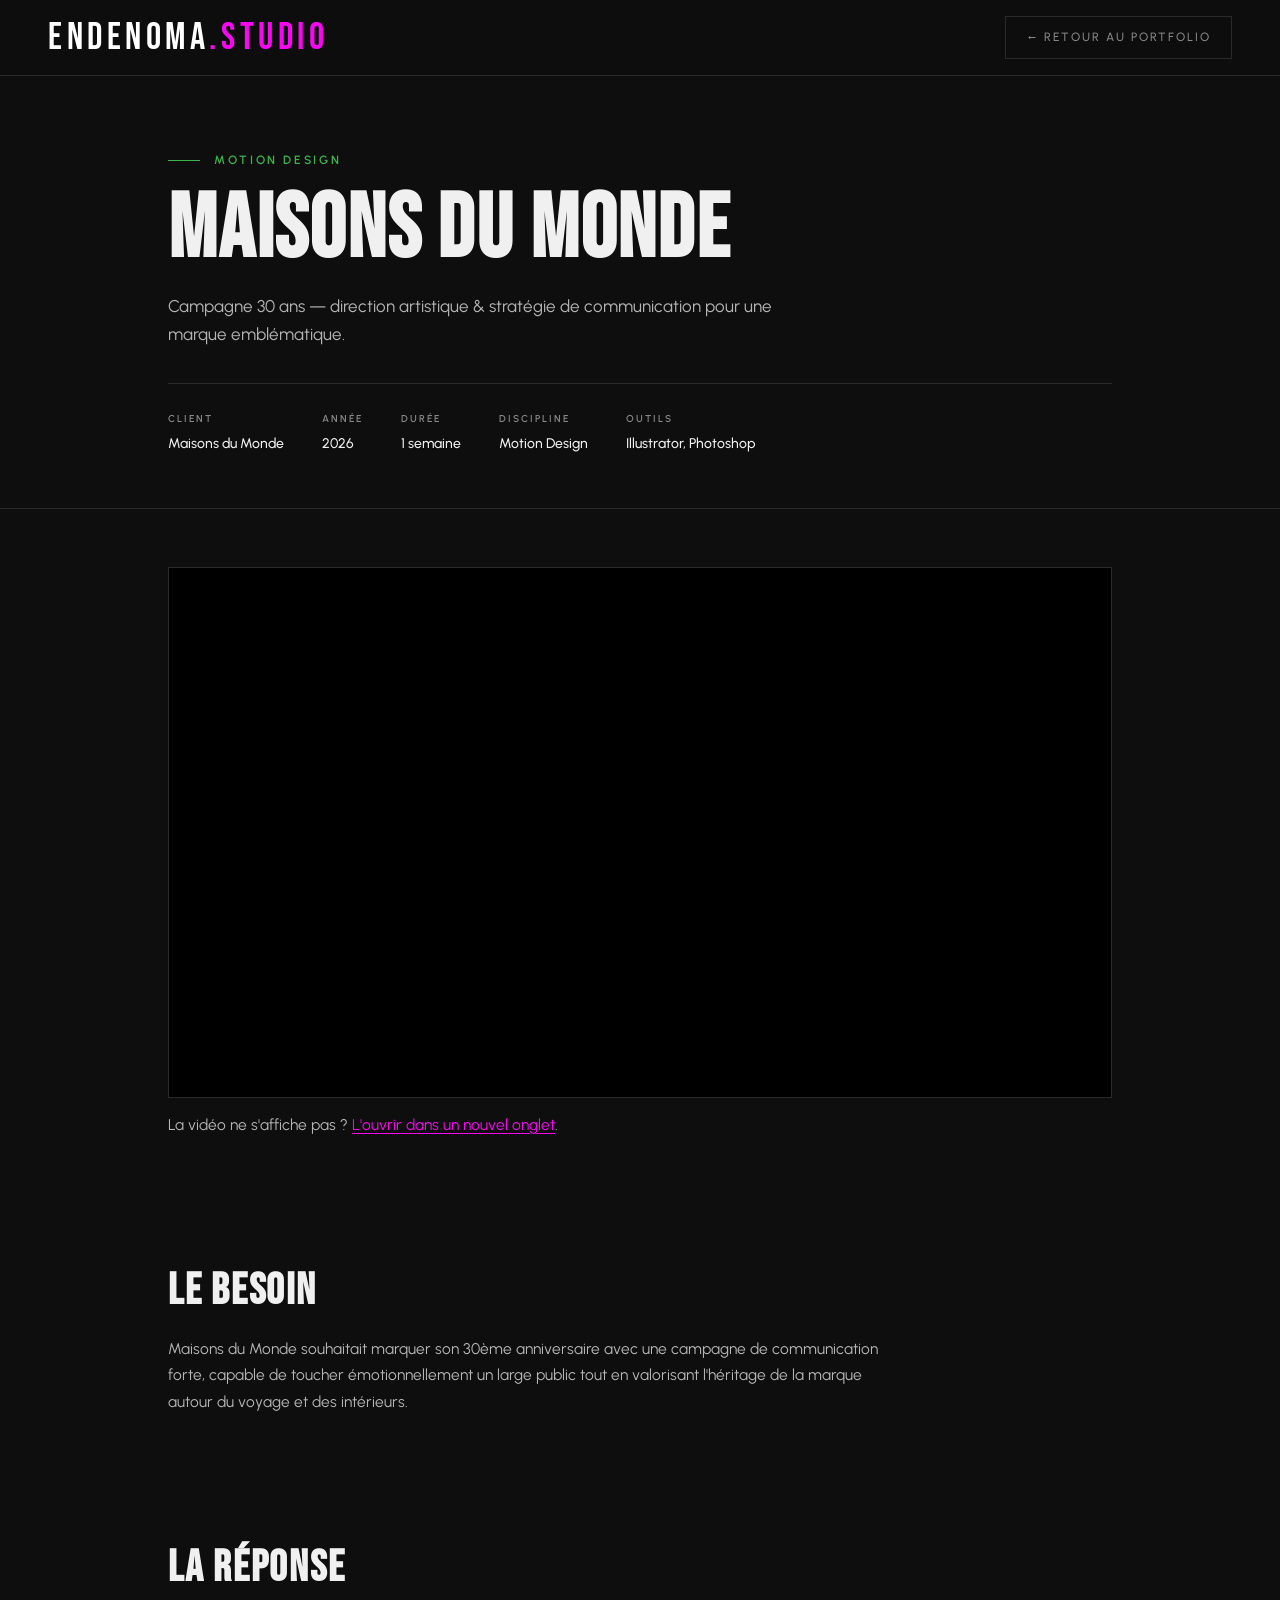
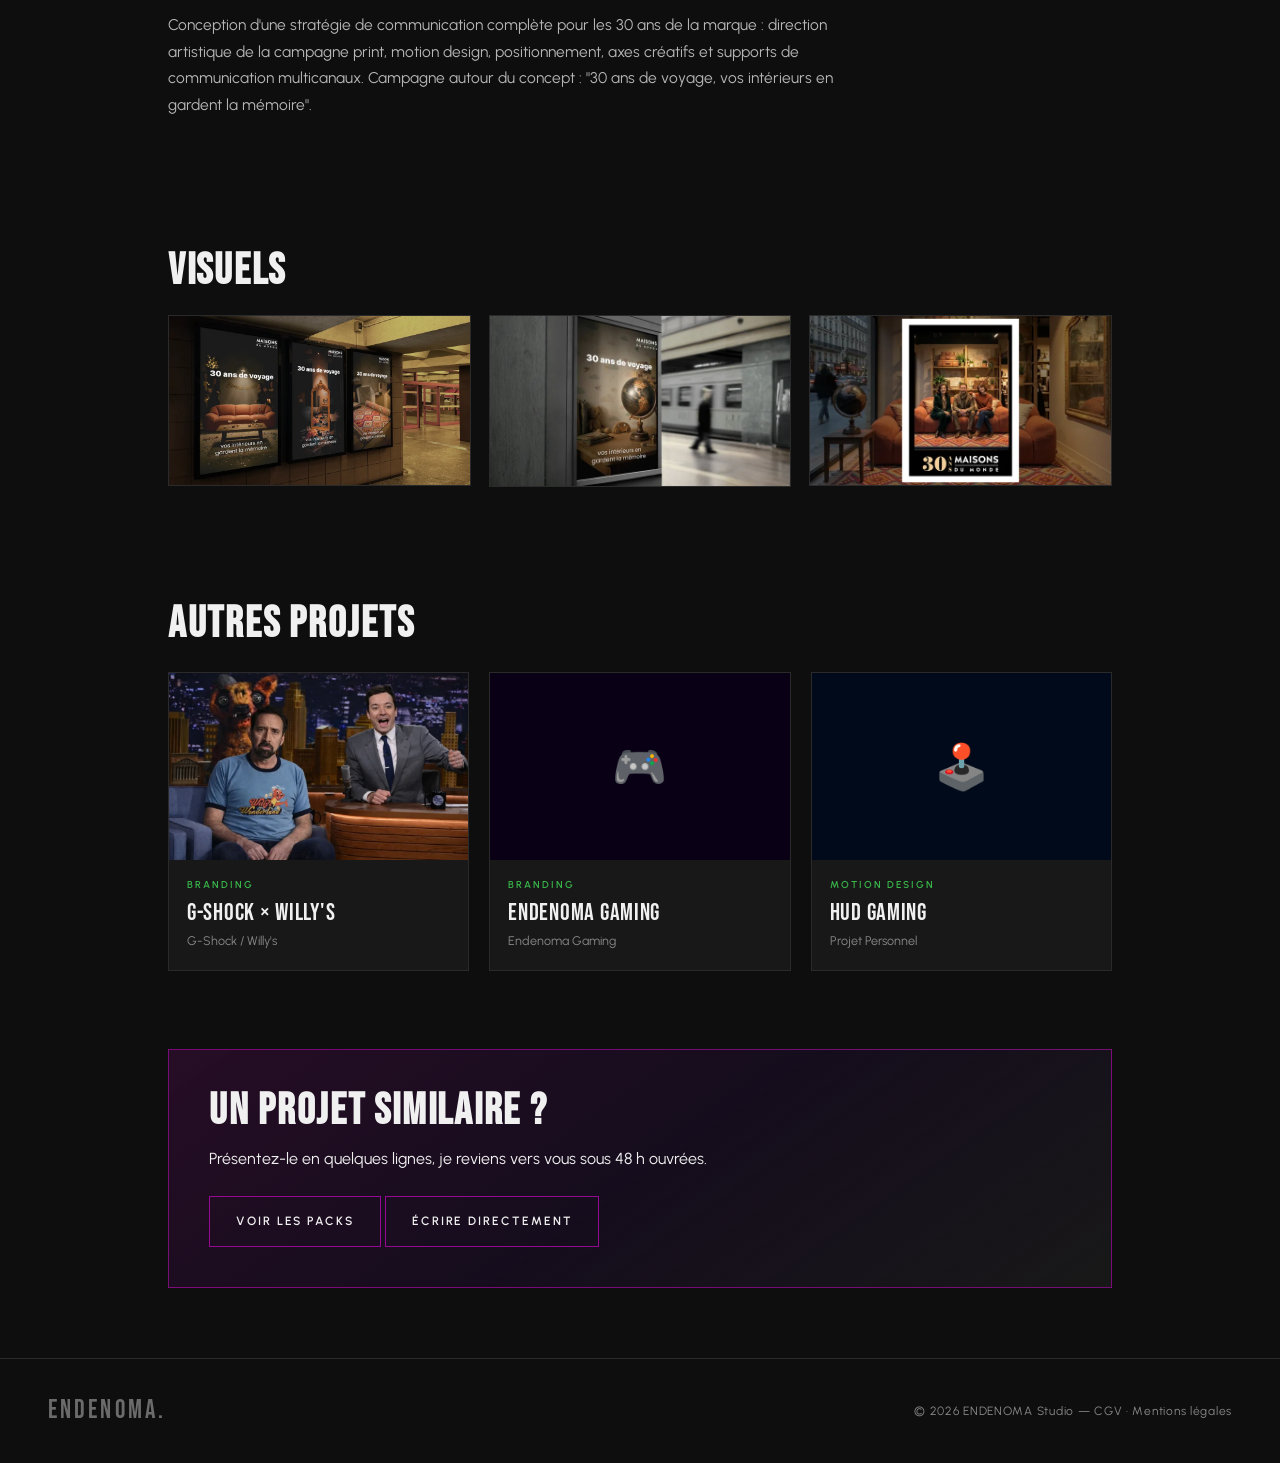
<file: projets/maisons-du-monde.html>
<!DOCTYPE html>
<html lang="fr">
<head>
<meta charset="UTF-8"/>
<meta name="viewport" content="width=device-width,initial-scale=1"/>
<title>Maisons du Monde — Motion Design · ENDENOMA Studio</title>
<meta name="description" content="Campagne 30 ans — direction artistique &amp; stratégie de communication pour une marque emblématique."/>
<meta name="author" content="Sébastien Gardes"/>
<link rel="canonical" href="https://endenoma.studio/projets/maisons-du-monde.html"/>
<meta name="theme-color" content="#0e0e0e"/>
<meta property="og:type" content="article"/>
<meta property="og:locale" content="fr_FR"/>
<meta property="og:site_name" content="ENDENOMA Studio"/>
<meta property="og:url" content="https://endenoma.studio/projets/maisons-du-monde.html"/>
<meta property="og:title" content="Maisons du Monde — Motion Design · ENDENOMA Studio"/>
<meta property="og:description" content="Campagne 30 ans — direction artistique &amp; stratégie de communication pour une marque emblématique."/>
<meta property="og:image" content="https://endenoma.studio/uploads/og-maisons-du-monde.jpg"/>
<meta name="twitter:card" content="summary_large_image"/>
<meta name="twitter:title" content="Maisons du Monde — Motion Design · ENDENOMA Studio"/>
<meta name="twitter:description" content="Campagne 30 ans — direction artistique &amp; stratégie de communication pour une marque emblématique."/>
<meta name="twitter:image" content="https://endenoma.studio/uploads/og-maisons-du-monde.jpg"/>
<link rel="icon" type="image/png" href="../uploads/favicon-64.png"/>
<link rel="preload" href="../fonts/bebas-neue-latin.woff2" as="font" type="font/woff2" crossorigin/>
<link rel="preload" href="../fonts/urbanist-latin-variable.woff2" as="font" type="font/woff2" crossorigin/>
<link rel="stylesheet" href="projet.css"/>
<script type="application/ld+json">
{
 "@context": "https://schema.org",
 "@type": "CreativeWork",
 "@id": "https://endenoma.studio/projets/maisons-du-monde.html#projet",
 "name": "Maisons du Monde",
 "headline": "Maisons du Monde",
 "description": "Campagne 30 ans — direction artistique & stratégie de communication pour une marque emblématique.",
 "url": "https://endenoma.studio/projets/maisons-du-monde.html",
 "inLanguage": "fr-FR",
 "genre": "Motion Design",
 "creator": {
  "@type": "Person",
  "name": "Sébastien Gardes",
  "url": "https://endenoma.studio/"
 },
 "publisher": {
  "@type": "Organization",
  "name": "ENDENOMA Studio",
  "url": "https://endenoma.studio/"
 },
 "isPartOf": {
  "@type": "WebSite",
  "url": "https://endenoma.studio/",
  "name": "ENDENOMA Studio"
 },
 "sponsor": {
  "@type": "Organization",
  "name": "Maisons du Monde"
 },
 "dateCreated": "2026",
 "image": [
  "https://endenoma.studio/uploads/mdm_metro-1920.webp",
  "https://endenoma.studio/uploads/mdm_2-1280.webp",
  "https://endenoma.studio/uploads/mdm_3-1280.webp"
 ],
 "keywords": "Illustrator, Photoshop"
}
</script>
</head>
<body>
<a class="skip-link" href="#contenu">Aller au contenu principal</a>

<nav aria-label="Navigation principale">
  <a class="nav-logo" href="../index.html">ENDENOMA<span>.STUDIO</span></a>
  <a class="nav-back" href="../index.html" aria-label="Retour au portfolio">← Retour<span class="nav-back-plus"> au portfolio</span></a>
</nav>

<main id="contenu" tabindex="-1">
  <header class="hero">
    <div class="wrap">
      <div class="eyebrow">Motion Design</div>
      <h1>Maisons du Monde</h1>
      <p class="tagline">Campagne 30 ans — direction artistique &amp; stratégie de communication pour une marque emblématique.</p>
      <div class="meta">
        <div class="meta-item"><span class="meta-label">Client</span><span class="meta-value">Maisons du Monde</span></div>
        <div class="meta-item"><span class="meta-label">Année</span><span class="meta-value">2026</span></div>
        <div class="meta-item"><span class="meta-label">Durée</span><span class="meta-value">1 semaine</span></div>
        <div class="meta-item"><span class="meta-label">Discipline</span><span class="meta-value">Motion Design</span></div>
        <div class="meta-item"><span class="meta-label">Outils</span><span class="meta-value">Illustrator, Photoshop</span></div>
      </div>
    </div>
  </header>

  <div class="wrap">
    <section class="bloc" aria-label="Vidéo du projet">
      <div class="media media-video">
        <iframe src="https://drive.google.com/file/d/11fWzkvIJnA8onZFi1i_rVwbGK47WaVDJ/preview" title="Maisons du Monde — vidéo"
          loading="lazy" allow="autoplay; encrypted-media; fullscreen; picture-in-picture" allowfullscreen></iframe>
      </div>
      <p class="video-secours">La vidéo ne s'affiche pas ? <a href="https://drive.google.com/file/d/11fWzkvIJnA8onZFi1i_rVwbGK47WaVDJ/view" target="_blank" rel="noopener">L'ouvrir dans un nouvel onglet</a>.</p>
    </section>

    <section class="bloc" aria-labelledby="besoin">
      <h2 id="besoin">Le besoin</h2>
      <p>Maisons du Monde souhaitait marquer son 30ème anniversaire avec une campagne de communication forte, capable de toucher émotionnellement un large public tout en valorisant l'héritage de la marque autour du voyage et des intérieurs.</p>
    </section>
    <section class="bloc" aria-labelledby="reponse">
      <h2 id="reponse">La réponse</h2>
      <p>Conception d'une stratégie de communication complète pour les 30 ans de la marque : direction artistique de la campagne print, motion design, positionnement, axes créatifs et supports de communication multicanaux. Campagne autour du concept : &quot;30 ans de voyage, vos intérieurs en gardent la mémoire&quot;.</p>
    </section>
    <section class="bloc" aria-labelledby="visuels">
      <h2 id="visuels">Visuels</h2>
      <div class="gallery">
        <img src="../uploads/mdm_metro-1920.webp" srcset="../uploads/mdm_metro-960.webp 960w, ../uploads/mdm_metro-1920.webp 1920w" sizes="(max-width:700px) 92vw, 400px" width="1920" height="1080" alt="Affiches Maisons du Monde — campagne métro" loading="lazy" decoding="async"/>
        <img src="../uploads/mdm_2-1280.webp" srcset="../uploads/mdm_2-640.webp 640w, ../uploads/mdm_2-1280.webp 1280w" sizes="(max-width:700px) 92vw, 400px" width="1280" height="720" alt="Affiche Maisons du Monde 2" loading="lazy" decoding="async"/>
        <img src="../uploads/mdm_3-1280.webp" srcset="../uploads/mdm_3-640.webp 640w, ../uploads/mdm_3-1280.webp 1280w" sizes="(max-width:700px) 92vw, 400px" width="1280" height="720" alt="Affiche Maisons du Monde 3" loading="lazy" decoding="async"/>
      </div>
    </section>


    <section class="bloc autres" aria-labelledby="autres">
      <h2 id="autres">Autres projets</h2>
      <div class="autres-grid">
        <a class="autre" href="gshock.html">
          <div class="autre-vignette" style="background:#001a10;"><span class="emoji" aria-hidden="true">⌚</span><img src="../uploads/ww_nc-1920.webp" srcset="../uploads/ww_nc-960.webp 960w, ../uploads/ww_nc-1920.webp 1920w" sizes="(max-width:420px) 90vw, (max-width:768px) 44vw, 320px" width="1920" height="1080" alt="G-Shock × Willy's Wonderland" loading="lazy" decoding="async" onerror="this.remove()"/></div>
          <div class="autre-txt">
            <div class="autre-tag">Branding</div>
            <div class="autre-nom">G-Shock × Willy's</div>
            <div class="autre-client">G-Shock / Willy's</div>
          </div>
        </a>
        <a class="autre" href="endenoma-gaming.html">
          <div class="autre-vignette" style="background:#0a0016;"><span class="emoji" aria-hidden="true">🎮</span><img src="https://drive.google.com/thumbnail?id=1QjTQyGPHKA3uFw7ZWhaaEDN4iFGonssc&sz=w1000" alt="Endenoma Gaming — habillage de chaîne Twitch" loading="lazy" decoding="async" onerror="this.remove()"/></div>
          <div class="autre-txt">
            <div class="autre-tag">Branding</div>
            <div class="autre-nom">Endenoma Gaming</div>
            <div class="autre-client">Endenoma Gaming</div>
          </div>
        </a>
        <a class="autre" href="hud-jeux-video.html">
          <div class="autre-vignette" style="background:#000a1a;"><span class="emoji" aria-hidden="true">🕹️</span></div>
          <div class="autre-txt">
            <div class="autre-tag">Motion Design</div>
            <div class="autre-nom">HuD Gaming</div>
            <div class="autre-client">Projet Personnel</div>
          </div>
        </a>
      </div>
    </section>
    <section class="cta-bloc" aria-labelledby="cta">
      <h2 id="cta">Un projet similaire ?</h2>
      <p>Présentez-le en quelques lignes, je reviens vers vous sous 48 h ouvrées.</p>
      <a class="cta" href="../index.html#packs">Voir les packs</a>
      <a class="cta" href="mailto:contact@endenoma.studio">Écrire directement</a>
    </section>
  </div>
</main>

<footer>
  <div class="foot-logo">ENDENOMA.</div>
  <div class="foot-copy">© 2026 ENDENOMA Studio — <a href="../CGU.html">CGV</a> · <a href="../CGU.html#mentions-legales">Mentions légales</a></div>
</footer>
</body>
</html>
</file>
<file: projets/projet.css>
/* Feuille partagée des pages projet — reprend les tokens du site. */
@font-face{font-family:'Bebas Neue';src:url('../fonts/bebas-neue-latin.woff2') format('woff2');font-weight:400;font-style:normal;font-display:swap;}
@font-face{font-family:'Urbanist';src:url('../fonts/urbanist-latin-variable.woff2') format('woff2');font-weight:100 900;font-style:normal;font-display:swap;}
@font-face{font-family:'Bebas Neue Fallback';src:local('Arial'),local('Helvetica'),local('Liberation Sans');size-adjust:73.68%;ascent-override:122.15%;descent-override:40.72%;line-gap-override:0%;}
@font-face{font-family:'Urbanist Fallback';src:local('Arial'),local('Helvetica'),local('Liberation Sans');size-adjust:99.32%;ascent-override:95.65%;descent-override:25.17%;line-gap-override:0%;}
*{margin:0;padding:0;box-sizing:border-box;}
:root{
  --mg:#FA06F2; --green:#39B54A; --bg:#0e0e0e; --bg2:#141414;
  --card:#181818; --border:#2a2a2a; --text:#f0f0f0; --muted:#888;
  /* Mentions volontairement discrètes, mais qui doivent rester lisibles :
     3.62:1 sur le fond, au-dessus du seuil de 3:1 exigé pour du grand texte. */
  --faint:#6b6b6b;
  --font-display:'Bebas Neue','Bebas Neue Fallback',sans-serif;
  --font-body:'Urbanist','Urbanist Fallback',sans-serif;
}
html{scroll-behavior:smooth;background:var(--bg);}
body{background:var(--bg);color:var(--text);font-family:var(--font-body);line-height:1.7;}

.skip-link{position:absolute;left:-9999px;top:0;z-index:5000;background:var(--mg);
  color:#0e0e0e;font-size:14px;font-weight:600;padding:12px 20px;text-decoration:none;}
.skip-link:focus{left:8px;top:8px;}

nav{position:fixed;top:0;left:0;right:0;z-index:200;height:76px;display:flex;
  align-items:center;justify-content:space-between;padding:0 48px;
  border-bottom:1px solid var(--border);background:rgba(14,14,14,.95);backdrop-filter:blur(14px);}
.nav-logo{font-family:var(--font-display);font-size:38px;letter-spacing:.12em;
  color:#fff;text-decoration:none;line-height:1;}
.nav-logo span{color:var(--mg);}
.nav-back{font-size:12px;font-weight:500;letter-spacing:.16em;text-transform:uppercase;
  color:var(--muted);text-decoration:none;border:1px solid var(--border);padding:10px 20px;
  transition:color .2s,border-color .2s;}
.nav-back:hover,.nav-back:focus{color:#fff;border-color:var(--muted);}
nav{gap:16px;}
.nav-logo{white-space:nowrap;flex-shrink:1;min-width:0;}
.nav-back{white-space:nowrap;flex-shrink:0;}

.wrap{max-width:1040px;margin:0 auto;padding:0 48px;}
.hero{padding:150px 0 52px;border-bottom:1px solid var(--border);}
.eyebrow{display:flex;align-items:center;gap:14px;font-size:12px;font-weight:600;
  letter-spacing:.22em;text-transform:uppercase;color:var(--green);margin-bottom:18px;}
.eyebrow::before{content:'';width:32px;height:1px;background:var(--green);}
h1{font-family:var(--font-display);font-size:clamp(46px,7vw,94px);line-height:.95;
  letter-spacing:.02em;margin-bottom:18px;}
.tagline{font-size:17px;color:rgba(240,240,240,.74);max-width:640px;}
.meta{display:flex;flex-wrap:wrap;gap:38px;margin-top:34px;padding-top:26px;border-top:1px solid var(--border);}
.meta-item{display:flex;flex-direction:column;gap:5px;}
.meta-label{font-size:10px;letter-spacing:.2em;text-transform:uppercase;color:var(--muted);font-weight:600;}
.meta-value{font-size:14px;font-weight:500;}

section.bloc{padding:58px 0;}
h2{font-family:var(--font-display);font-size:clamp(28px,3.4vw,44px);letter-spacing:.04em;
  line-height:1;margin-bottom:22px;}
.bloc p{font-size:15.5px;color:rgba(240,240,240,.74);max-width:720px;margin-bottom:16px;}

.media{width:100%;background:#000;border:1px solid var(--border);margin-bottom:22px;}
.media-video{aspect-ratio:16/9;}
/* Format vertical : une vidéo 9/16 affichée en pleine largeur serait
   démesurée sur un écran d'ordinateur, on la borne donc en largeur
   et on la centre. */
.media-vertical{aspect-ratio:9/16;max-width:min(340px,86vw);margin-left:auto;margin-right:auto;}
.media-video iframe,.media-video video{width:100%;height:100%;border:0;display:block;background:#000;}
/* Filet de sécurité : l'intégration Google Drive peut échouer — fichier
   encore en cours de traitement, trop lourd, ou navigateur qui bloque les
   contenus tiers. Le visiteur garde alors un accès direct. */
.video-secours{font-size:13px;color:var(--muted);margin:-8px 0 22px;}
.video-secours a{color:var(--mg);text-decoration:underline;text-underline-offset:3px;}
.gallery{display:grid;grid-template-columns:repeat(auto-fit,minmax(280px,1fr));gap:18px;}
.gallery img{width:100%;height:auto;display:block;border:1px solid var(--border);}

.cta-bloc{background:linear-gradient(145deg,rgba(250,6,242,.10),rgba(57,5,105,.16),var(--card));
  border:1px solid rgba(250,6,242,.42);padding:40px;margin:20px 0 70px;}
.cta-bloc h2{margin-bottom:12px;}
.cta-bloc p{margin-bottom:24px;}
.cta{display:inline-block;font-size:12px;font-weight:600;letter-spacing:.16em;
  text-transform:uppercase;color:var(--text);border:1px solid rgba(250,6,242,.55);
  padding:14px 26px;text-decoration:none;transition:background .2s,color .2s,border-color .2s;}
.cta:hover,.cta:focus{background:var(--mg);border-color:var(--mg);color:#0e0e0e;}

footer{border-top:1px solid var(--border);padding:30px 48px;display:flex;
  justify-content:space-between;align-items:center;flex-wrap:wrap;gap:14px;}
.foot-logo{font-family:var(--font-display);font-size:26px;letter-spacing:.12em;color:var(--faint);}
.foot-copy{font-size:12px;color:var(--muted);letter-spacing:.06em;}
footer a{color:var(--muted);text-decoration:none;}
footer a:hover,footer a:focus{color:var(--mg);}

a:focus-visible,.cta:focus-visible,.nav-back:focus-visible{outline:2px solid var(--mg);outline-offset:3px;}

@media(max-width:768px){
  nav{padding:0 20px;height:64px;}
  .nav-logo{font-size:30px;}
  .nav-back{padding:9px 15px;font-size:11px;letter-spacing:.14em;}
  .wrap{padding:0 20px;}
  .hero{padding:110px 0 40px;}
  .meta{gap:24px;}
  .cta-bloc{padding:28px 22px;}
  footer{padding:24px 20px;}
}

/* ══ AUTRES PROJETS ══ */
.autres{padding:10px 0 4px;}
.autres h2{margin-bottom:26px;}
.autres-grid{display:grid;grid-template-columns:repeat(auto-fit,minmax(230px,1fr));gap:20px;}
.autre{display:block;text-decoration:none;color:inherit;border:1px solid var(--border);
  background:var(--card);transition:border-color .25s ease,transform .25s ease;}
.autre:hover,.autre:focus-visible{border-color:rgba(250,6,242,.6);transform:translateY(-4px);}
.autre-vignette{aspect-ratio:16/10;overflow:hidden;position:relative;
  display:flex;align-items:center;justify-content:center;}
.autre-vignette img{position:absolute;inset:0;width:100%;height:100%;object-fit:cover;display:block;}
.autre-vignette .emoji{font-size:44px;line-height:1;}
.autre-txt{padding:16px 18px 18px;}
.autre-tag{font-size:10px;letter-spacing:.2em;text-transform:uppercase;
  color:var(--green);font-weight:600;margin-bottom:7px;}
.autre-nom{font-family:var(--font-display);font-size:24px;letter-spacing:.03em;
  line-height:1.05;color:var(--text);}
.autre-client{font-size:12.5px;color:var(--muted);margin-top:5px;}
@media(max-width:768px){.autres-grid{grid-template-columns:1fr 1fr;gap:14px;}
  .autre-nom{font-size:19px;} .autre-txt{padding:13px 14px 15px;}}
@media(max-width:420px){.autres-grid{grid-template-columns:1fr;}}

/* ── Bandeau sur petit écran ──
   Le logo et le bouton de retour ne rétrécissaient pas : à 360 px le
   bouton sortait de la barre, et sur les CGV c'est la page entière qui
   débordait de 70 px. Les deux éléments ne peuvent pas non plus se
   toucher, d'où l'écart minimal imposé. */
@media(max-width:600px){
  nav{gap:12px;}
  .nav-logo{font-size:26px;}
  .nav-back{padding:8px 13px;font-size:10px;letter-spacing:.12em;}
  /* « au portfolio » disparaît ; aria-label garde l'intitulé complet
     pour les lecteurs d'écran. */
  .nav-back-plus{display:none;}
}
</file>
